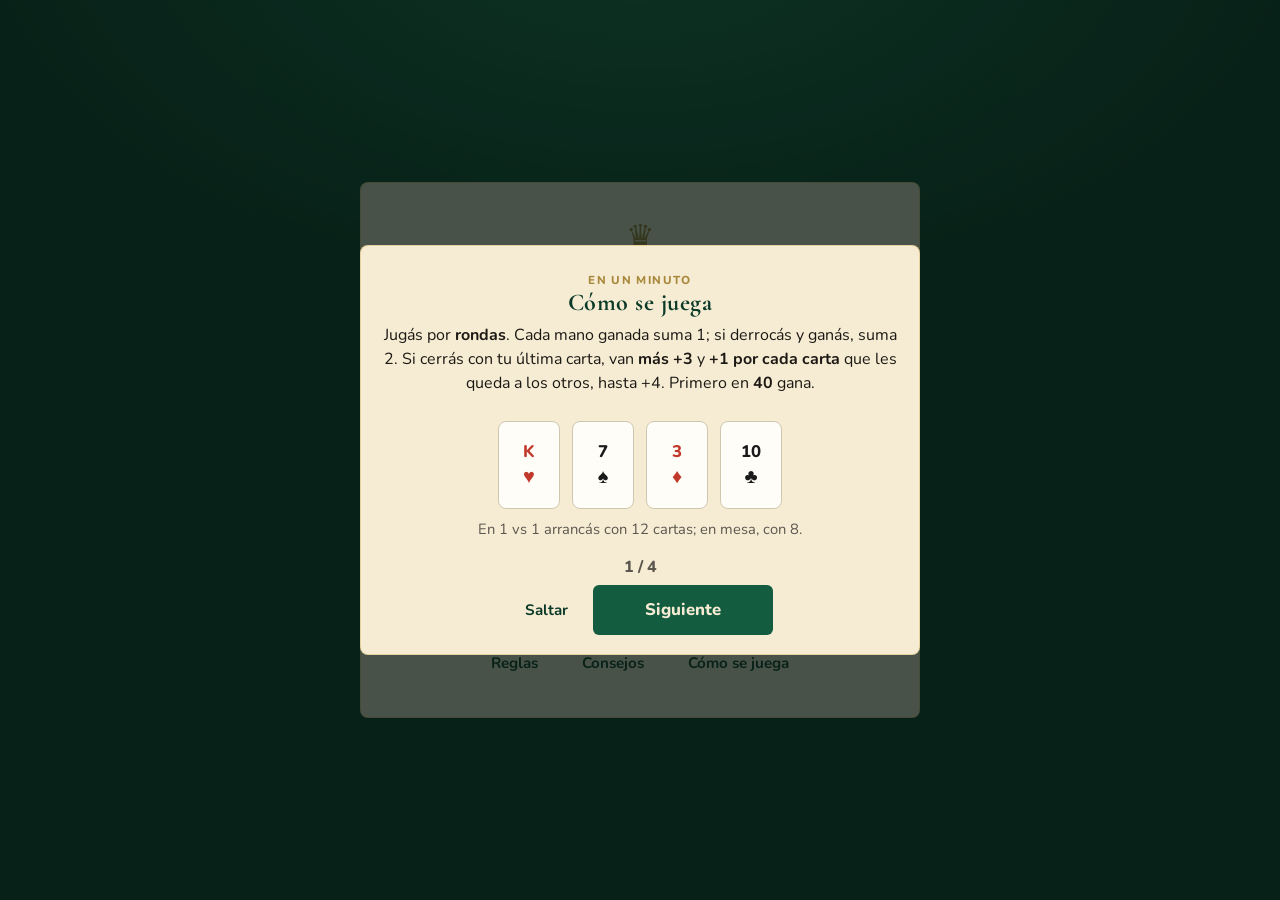
<file: index.html>
<!DOCTYPE html>
<html lang="es">
<head>
    <meta charset="UTF-8">
    <meta name="viewport" content="width=device-width, initial-scale=1.0">
    <title>Yo Soy El Rey</title>
    <link rel="preconnect" href="https://fonts.googleapis.com">
    <link rel="preconnect" href="https://fonts.gstatic.com" crossorigin>
    <link href="https://fonts.googleapis.com/css2?family=Cormorant+Garamond:wght@600;700&family=Nunito:wght@400;600;700;800&display=swap" rel="stylesheet">
    <link rel="stylesheet" href="styles.css">
</head>
<body>
    <div id="start-screen" class="screen active">
        <div class="start-container">
            <p class="crown-mark" aria-hidden="true">♛</p>
            <h1 class="game-title">Yo Soy El Rey</h1>
            <p class="game-subtitle">Elegí el Rey, derrocá y pescá del pozo. El primero en 40 se lleva la corona.</p>

            <div class="name-setup">
                <label for="player-name">Tu nombre</label>
                <input type="text" id="player-name" maxlength="16" placeholder="Cómo te llamás" autocomplete="nickname" spellcheck="false">
            </div>

            <div class="mode-toggle" role="group" aria-label="Modo de juego">
                <button type="button" id="mode-solo" class="mode-btn active">Jugar solo</button>
                <button type="button" id="mode-table" class="mode-btn">Multijugador</button>
            </div>
            <p id="mode-hint" class="mode-hint">12 cartas, pozo y dos comodines. Sumá hasta 40 puntos.</p>

            <div id="table-setup" class="player-setup" hidden>
                <label for="player-count">Asientos en la mesa</label>
                <select id="player-count">
                    <option value="3">3 jugadores</option>
                    <option value="4" selected>4 jugadores</option>
                    <option value="5">5 jugadores</option>
                    <option value="6">6 jugadores</option>
                </select>
            </div>

            <button type="button" id="start-game" class="primary-btn">Sentarse a la mesa</button>
            <div class="start-links">
                <a href="#rules-screen" id="show-rules" class="ghost-btn">Reglas</a>
                <a href="#tips-screen" id="show-tips" class="ghost-btn">Consejos</a>
                <button type="button" id="show-tutorial" class="ghost-btn">Cómo se juega</button>
            </div>
        </div>
    </div>

    <div id="rules-screen" class="screen">
        <div class="rules-container">
            <h2>Reglas</h2>
            <div class="rules-content">
                <section>
                    <h3>Objetivo</h3>
                    <p>Ganá <strong>rondas</strong> y acumulá puntos. El primero en llegar a <strong>40</strong> gana la partida.</p>
                    <p class="rules-aside">Una ronda se cierra cuando ganás una mano <strong>y esa era tu última carta</strong>. Entonces se suman los puntos y, si nadie llegó a 40, se vuelve a repartir. Si te quedás sin cartas <strong>sin ganar</strong> esa mano, en esa ronda ya no jugás.</p>
                </section>

                <section>
                    <h3>Preparación</h3>
                    <ul>
                        <li>Baraja de 54: ♥ ♦ ♠ ♣ del 2 al As, más <strong>2 comodines</strong>.</li>
                        <li><strong>12 cartas</strong> si son 2 jugadores; <strong>8 cartas</strong> si hay más de 2. El resto queda en el <strong>pozo</strong>.</li>
                        <li>Al repartir, empieza quien tenga el <strong>K♥</strong> y <strong>debe abrirlo como primer Rey de esa ronda</strong>. En las manos siguientes elige el ganador, sin obligación del K♥. Si el K♥ no se repartió, empieza la carta más alta (elige libre). Los comodines no cuentan para abrir.</li>
                    </ul>
                </section>

                <section>
                    <h3>Una mano</h3>
                    <ol>
                        <li><strong>Toca una carta</strong> para declararla Rey: fija el palo.</li>
                        <li>Los turnos <strong>siguen</strong>: podés tirar <strong>otra del palo</strong> para ir ganando, aunque ya hayas tirado una.</li>
                        <li><strong>Pasar</strong> o <strong>descartar</strong> cierra la mano. Gana quien iba ganando. Si descartás, después podés <strong>robar del pozo</strong> (si queda). Si el pozo se acaba, se sigue con las cartas de la mano: no se mezcla de nuevo hasta que alguien cierre la ronda.</li>
                        <li>También podés <strong>derrocar</strong> o tirar el <strong>comodín</strong>. Si derrocás, el palo cambia y la mano sigue.</li>
                        <li>El ganador suma 1 punto (o 2 si derrocó y ganó) y elige el próximo Rey.</li>
                    </ol>
                    <p class="rules-aside">Ejemplo: declarás 5♠. El otro tira 6♠ y va ganando. Te toca de nuevo: pasás y gana el 6, o tirás el 8♠ y pasás vos a ganar.</p>
                </section>

                <section>
                    <h3>Derrocamiento</h3>
                    <p>El mismo número de <strong>otro palo</strong> derroca al Rey. El palo cambia y la mano sigue: cada uno elige de nuevo sobre el palo nuevo.</p>
                    <p class="rules-aside">Podés derrocar aunque todavía te quede el palo viejo, o guardar el otro 9 y seguir el palo. Se puede derrocar más de una vez (9♥ → 9♠ → 9♦). El comodín no derroca: si el Rey es un comodín, no hay número que igualar. Si derrocás y ganás la mano, vale <strong>+2</strong>.</p>
                </section>

                <section>
                    <h3>Quién gana</h3>
                    <p>Solo cuentan las cartas del <strong>palo vigente</strong> y los comodines. Lo del palo derrocado no suma.</p>
                    <p><strong>Normal:</strong> la más alta. El <strong>K es la más alta</strong> y el <strong>As la más baja</strong>. Orden:</p>
                    <div class="rank-strip" aria-label="De mayor a menor">
                        <span class="rank-chip">K</span>
                        <span class="rank-chip">Q</span>
                        <span class="rank-chip">J</span>
                        <span class="rank-chip">10</span>
                        <span class="rank-chip">9</span>
                        <span class="rank-chip">8</span>
                        <span class="rank-chip">7</span>
                        <span class="rank-chip is-media">6</span>
                        <span class="rank-chip">5</span>
                        <span class="rank-chip">4</span>
                        <span class="rank-chip">3</span>
                        <span class="rank-chip">2</span>
                        <span class="rank-chip">A</span>
                    </div>
                    <p class="rank-caption">Mayor → menor. El 6 está en el medio: si lo declarás, vale <strong>la media</strong>.</p>
                    <p><strong>La media:</strong> solo si <strong>declaraste un 6</strong> como Rey. Ese 6 ya es el centro y <strong>gana la mano</strong>. No es una carrera: el 7, el 5 o el K del mismo palo están más lejos y pierden. No hace falta tirar otra carta “más cerca”. Se cierra cuando alguien pasa o descarta. Solo te la sacan un <strong>comodín</strong> u <strong>otro 6</strong> que derroque (ahí se cae la media y gana la más alta del palo nuevo).</p>
                    <p><strong>Comodín:</strong> hay 2. Gana a <strong>cualquier Rey</strong>, aunque se haya tirado <strong>antes</strong> de un derrocamiento. Podés tirarlo aunque tengas el palo. Si salen los dos, gana el último. Si el Rey es un comodín, quien tenga el otro está obligado a jugarlo.</p>
                </section>

                <section>
                    <h3>Puntos</h3>
                    <ul>
                        <li><strong>+1</strong> por cada mano que ganás. <strong>+2</strong> si derrocaste y ganaste esa mano.</li>
                        <li>Si <strong>cerrás</strong> (ganás esa mano con tu última carta): esos puntos, <strong>más +3</strong>, <strong>más +1</strong> por cada carta que les queda a los demás, <strong>hasta +4</strong>.</li>
                        <li>Primero en <strong>40</strong> gana. Si hay empate en 40 o más, ronda extra.</li>
                    </ul>
                </section>

                <section>
                    <h3>Ejemplos</h3>
                    <div class="rule-examples">
                        <figure class="rule-example">
                            <h4>Gana la más alta</h4>
                            <p class="example-setup">Rey K♥. Ana no tiene corazones y elige descartar en vez de pasar.</p>
                            <div class="demo-row">
                                <div class="demo-card red king-demo winner-demo"><span class="demo-player">Tú</span><span class="demo-value">K</span><span class="demo-suit">♥</span><span class="demo-tag">Gana</span></div>
                                <div class="demo-card red"><span class="demo-player">Luis</span><span class="demo-value">Q</span><span class="demo-suit">♥</span></div>
                                <div class="demo-card red"><span class="demo-player">Marta</span><span class="demo-value">A</span><span class="demo-suit">♥</span></div>
                                <div class="demo-card discard-demo"><span class="demo-player">Ana</span><span class="demo-value">9</span><span class="demo-suit">♠</span><span class="demo-tag">No cuenta</span></div>
                            </div>
                            <p class="example-why">K &gt; Q &gt; A. Si Ana descarta el 9♠, se cierra la mano y gana el K. Pasar también cierra, sin pescar.</p>
                        </figure>
                        <figure class="rule-example">
                            <h4>Pasar cierra la mano</h4>
                            <p class="example-setup">Rey Q♥. Tenés 3♥, que no le gana, y un K♠ para después.</p>
                            <div class="demo-row">
                                <div class="demo-card red king-demo winner-demo"><span class="demo-player">Luis</span><span class="demo-value">Q</span><span class="demo-suit">♥</span><span class="demo-tag">Gana</span></div>
                                <div class="demo-card discard-demo"><span class="demo-player">Tú</span><span class="demo-value">Pasa</span><span class="demo-suit">—</span><span class="demo-tag">Se cierra</span></div>
                            </div>
                            <p class="example-why">Al pasar se cierra la mano: gana la Q. Te quedás el 3♥ y el K♠. Descartar también cierra, y después podés pescar.</p>
                        </figure>
                        <figure class="rule-example">
                            <h4>Seguir tirando del palo</h4>
                            <p class="example-setup">Declarás 5♠. Luis tira 6♠ y va ganando. Te toca de nuevo y tirás 8♠.</p>
                            <div class="demo-row">
                                <div class="demo-card black king-demo"><span class="demo-player">Tú</span><span class="demo-value">5</span><span class="demo-suit">♠</span><span class="demo-tag">Rey</span></div>
                                <div class="demo-card black"><span class="demo-player">Luis</span><span class="demo-value">6</span><span class="demo-suit">♠</span></div>
                                <div class="demo-card black winner-demo"><span class="demo-player">Tú</span><span class="demo-value">8</span><span class="demo-suit">♠</span><span class="demo-tag">Gana</span></div>
                            </div>
                            <p class="example-why">No es una carta por cabeza. Podés responder con otra pica. Si Luis pasa, te quedás la mano.</p>
                        </figure>
                        <figure class="rule-example">
                            <h4>Derrocamiento</h4>
                            <p class="example-setup">Juan declara 9♥. Pedro tira J♥ y iría ganando. María tira 9♠.</p>
                            <div class="demo-row">
                                <div class="demo-card red"><span class="demo-player">Juan</span><span class="demo-value">9</span><span class="demo-suit">♥</span><span class="demo-tag">Derrocado</span></div>
                                <div class="demo-card red"><span class="demo-player">Pedro</span><span class="demo-value">J</span><span class="demo-suit">♥</span></div>
                                <div class="demo-card black king-demo winner-demo"><span class="demo-player">María</span><span class="demo-value">9</span><span class="demo-suit">♠</span><span class="demo-tag">Nuevo Rey</span></div>
                            </div>
                            <p class="example-why">El mismo número de otro palo cambia el Rey. Ahora cada uno tira una pica. El J♥ ya no cuenta. María se guarda el resto de picas. Si gana ella, suma 2.</p>
                        </figure>
                        <figure class="rule-example">
                            <h4>Después del derrocamiento</h4>
                            <p class="example-setup">El Rey ya es 9♠. María ya tiró el 9 y no tira más. Pedro no tiene picas y descarta: después puede robar del pozo.</p>
                            <div class="demo-row">
                                <div class="demo-card black king-demo winner-demo"><span class="demo-player">María</span><span class="demo-value">9</span><span class="demo-suit">♠</span><span class="demo-tag">Gana · +2</span></div>
                                <div class="demo-card discard-demo"><span class="demo-player">Pedro</span><span class="demo-value">3</span><span class="demo-suit">♦</span><span class="demo-tag">No cuenta</span></div>
                            </div>
                            <p class="example-why">María ya jugó su carta de este Rey. Si Pedro tuviera K♠, tiraría esa y ganaría él (1 punto, no 2).</p>
                        </figure>
                        <figure class="rule-example">
                            <h4>La media</h4>
                            <p class="example-setup">Declaraste 6♣: entra la media. El 6 ya es el centro y gana. El K y el 5 no pueden “acercarse más”. Si derrocan, la media se cae.</p>
                            <div class="demo-row">
                                <div class="demo-card black king-demo winner-demo"><span class="demo-player">Tú</span><span class="demo-value">6</span><span class="demo-suit">♣</span><span class="demo-tag">La media</span></div>
                                <div class="demo-card black"><span class="demo-player">Luis</span><span class="demo-value">K</span><span class="demo-suit">♣</span></div>
                                <div class="demo-card black"><span class="demo-player">Marta</span><span class="demo-value">5</span><span class="demo-suit">♣</span></div>
                            </div>
                            <ul class="distance-list">
                                <li>6♣ → distancia <strong>0</strong> · gana</li>
                                <li>5♣ → distancia 1</li>
                                <li>K♣ → distancia 7 · lo más lejos</li>
                            </ul>
                            <p class="example-why">Gana el 6. No hace falta tirar otra carta más cerca: pasá y te quedás la mano. Un 6♠ derrocaría y la media se caería: ganaría la pica más alta.</p>
                        </figure>
                        <figure class="rule-example">
                            <h4>El comodín</h4>
                            <p class="example-setup">Rey K♥. El comodín le gana al K. No cambia el palo.</p>
                            <div class="demo-row">
                                <div class="demo-card red king-demo"><span class="demo-player">Tú</span><span class="demo-value">K</span><span class="demo-suit">♥</span><span class="demo-tag">Rey</span></div>
                                <div class="demo-card red"><span class="demo-player">Luis</span><span class="demo-value">A</span><span class="demo-suit">♥</span></div>
                                <div class="demo-card joker-demo winner-demo"><span class="demo-player">Marta</span><span class="demo-value">★</span><span class="demo-suit">🃏</span><span class="demo-tag">Gana</span></div>
                            </div>
                            <p class="example-why">El comodín gana a cualquier Rey. Si después sale el otro, ese se queda con la mano. Si derrocan el Rey después, el comodín ya tirado sigue ganando.</p>
                        </figure>
                        <figure class="rule-example">
                            <h4>En la mesa</h4>
                            <ol>
                                <li>Toca una carta: se juega al instante. Podés tirar otra del palo si te toca de nuevo.</li>
                                <li><strong>Pasar</strong> o descartar cierra la mano. Gana quien iba arriba.</li>
                                <li>La consola de la derecha cuenta cada jugada y te dice el siguiente paso.</li>
                            </ol>
                        </figure>
                    </div>
                </section>
            </div>
            <a href="#start-screen" id="back-to-start" class="primary-btn">Volver</a>
        </div>
    </div>

    <div id="tips-screen" class="screen">
        <div class="rules-container">
            <h2>Consejos</h2>
            <div class="rules-content">
                <section>
                    <p>Esto no son reglas. El reglamento está en <a href="#rules-screen" id="tips-to-rules">Reglas</a>. Acá va <strong>cómo pensar</strong> cada decisión para ganar más manos y no regalar la ronda.</p>
                    <p class="rules-aside">No es una carta por cabeza. La mano sigue hasta que alguien <strong>pasa</strong> o <strong>descarta</strong>. Quien iba ganando se la queda. Cada carta que tirás es una que no vas a poder declarar después.</p>
                </section>

                <section>
                    <h3>Cómo se gana de verdad</h3>
                    <p>Los puntos chicos (+1, +2) suman. El partido lo define <strong>cerrar</strong>: ganás la mano con tu última carta y cobrás esos puntos, <strong>+3</strong> y hasta <strong>+4</strong> por las cartas que les quedan a los demás.</p>
                    <ol>
                        <li>Ir sacando manos baratas cuando te conviene.</li>
                        <li>Guardar una salida (un Rey que gane) para cuando te quede una o dos cartas.</li>
                        <li>No inflarles la mano a los otros: si no podés cerrar vos, no les dejes un pozo de cartas para que cierren ellos.</li>
                    </ol>
                    <p>Si vas 36 a 30, un +1 te pone a un cierre. Si vas 10 a 28, necesitás derrocar, cerrar o ambas.</p>
                </section>

                <section>
                    <h3>Declarar el Rey</h3>
                    <p>Cuando te toca elegir, no preguntes “¿cuál es mi carta más linda?”. Preguntá: <strong>¿con esta carta voy a poder pasar y llevarme la mano?</strong></p>
                    <h4>Conviene declarar</h4>
                    <ul>
                        <li>Un <strong>K</strong> del palo que más tenés. Después <strong>pasá</strong>.</li>
                        <li>Un <strong>6</strong>, si querés una mano casi segura.</li>
                        <li>Una carta media-alta (10, J, Q) cuando te quedan más de ese palo para responder si te superan.</li>
                        <li>Tu última carta, si gana: es el cierre.</li>
                    </ul>
                    <h4>No conviene declarar</h4>
                    <ul>
                        <li>Un 2, 3, 4 o As “para deshacerte”. El otro tira un 7 y te quedás sin la mano y sin la carta.</li>
                        <li>Una figura suelta de un palo del que no tenés más: si te derrocan, no podés pelear el palo nuevo.</li>
                        <li>El segundo comodín como Rey si el primero ya está en juego: el otro está obligado a tirarlo y te lo saca.</li>
                    </ul>
                    <h4>Orden práctico</h4>
                    <ol>
                        <li>¿Puedo cerrar ahora? Declará lo que gane y listo.</li>
                        <li>¿Tengo K o 6 con los que pueda pasar en el próximo turno? Usalos.</li>
                        <li>¿Tengo un palo largo (tres o más)? Declará alto de ese palo.</li>
                        <li>Si no, declará lo más alto que no te duela perder, y aceptá pasar si te ganan.</li>
                    </ol>
                    <p>Al repartir, si tenés el <strong>K♥</strong> no elegís: lo tenés que abrir. Juegalo y, si nadie tira comodín ni otro K, pasá.</p>
                </section>

                <section>
                    <h3>Seguir el palo</h3>
                    <ol>
                        <li><strong>¿Voy ganando?</strong> Pasá. No tires “por las dudas”.</li>
                        <li><strong>¿Puedo pasar a ganar con una del palo?</strong> Tirala, la más chica que aún gane. Guardá el K si un 9 ya alcanza.</li>
                        <li><strong>¿Puedo derrocar o tirar comodín?</strong> Solo si después te queda forma de ganar.</li>
                        <li>Si no, <strong>pasá</strong> o <strong>descartá</strong>. No alimentes la mesa con cartas que no ganan.</li>
                    </ol>
                    <p class="rules-aside">Ejemplo: el Rey es 5♠ y el otro va con 6♠. Si tenés 8♠, tiraló. Si solo tenés 3♠, no lo tires: no cambia quién gana.</p>
                </section>

                <section>
                    <h3>Pasar o descartar</h3>
                    <p>Las dos <strong>cierran la mano</strong>. Gana quien iba arriba. La diferencia es el pozo.</p>
                    <table class="tips-table">
                        <thead>
                            <tr><th></th><th>Pasar</th><th>Descartar</th></tr>
                        </thead>
                        <tbody>
                            <tr><td>Se cierra</td><td>Sí</td><td>Sí</td></tr>
                            <tr><td>Pescás después</td><td>No</td><td>Sí, si hay pozo y no te vaciaste</td></tr>
                            <tr><td>Qué perdés</td><td>Nada de la mano</td><td>La carta que tiraste (no cuenta)</td></tr>
                        </tbody>
                    </table>
                    <p><strong>Pasá</strong> cuando vas ganando, cuando no podés ganar y querés guardar todo, o cuando estás armando un cierre.</p>
                    <p><strong>Descartá</strong> para cambiar una carta inútil o cuando el pozo es grande y necesitás munición. Si no querés pescar, no descartes: pasá.</p>
                    <p>No descartes una figura, un 6 ni un comodín “porque no es del palo”.</p>
                </section>

                <section>
                    <h3>Derrocar</h3>
                    <p>Cambia el palo y borra lo del palo viejo. Si además <strong>ganás</strong>, vale <strong>+2</strong>.</p>
                    <h4>Derrocá cuando</h4>
                    <ul>
                        <li>Ibas perdiendo y el palo nuevo te favorece (tenés K, Q o varias de ese palo).</li>
                        <li>El otro está por <strong>cerrar</strong> y un derrocamiento le saca la mano.</li>
                        <li>Hay <strong>media</strong> y tenés otro 6: se cae la media (después gana la más alta del palo nuevo).</li>
                    </ul>
                    <h4>No derroques cuando</h4>
                    <ul>
                        <li>Solo tenés el número y nada más de ese palo: te comen con el K nuevo.</li>
                        <li>Ya vas ganando: te puede sacar de la punta.</li>
                        <li>El Rey es un <strong>comodín</strong>: no se puede.</li>
                    </ul>
                    <p>Si derrocás y seguís arriba, <strong>pasá</strong>. El +2 se cobra al ganar, no por seguir tirando.</p>
                </section>

                <section>
                    <h3>El comodín</h3>
                    <p>Hay <strong>dos</strong>. Le gana a cualquier Rey, incluso a la media y al K. Si salen los dos, gana el <strong>último</strong>. Un comodín ya tirado sigue ganando aunque después derroquen.</p>
                    <ul>
                        <li><strong>Usalo</strong> para cortar un cierre, bajar un K o una media, o cerrar vos.</li>
                        <li><strong>Guardalo</strong> si la mesa está tranquila. Un +1 temprano no vale tanto como frenar un cierre.</li>
                    </ul>
                    <p>Si declaran un comodín y tenés el otro, <strong>tenés que tirarlo</strong>. No lo declares de entrada salvo que sea tu cierre.</p>
                </section>

                <section id="tip-media">
                    <h3>La media (el 6)</h3>
                    <p>Solo entra si alguien <strong>declara un 6</strong> como Rey. Tirar un 6 después, siguiendo el palo, no activa la media.</p>
                    <p>No es una carrera para acercarse. El 6 declarado <strong>ya es el centro</strong>: gana quien lo declaró. El 7, el 5 o el K del mismo palo pierden. Se cierra cuando alguien pasa o descarta. Solo lo bajan el <strong>comodín</strong> o <strong>otro 6</strong> que derroca (y se cae la media).</p>
                    <p class="rules-aside"><strong>6</strong> gana · 7 le gana al 5 · 8 al 4 · 9 al 3 · 10 al 2 · J al A · Q · <strong>K</strong> (el peor)</p>
                    <h4>¿Cuándo declararlo?</h4>
                    <p>Cuando querés una mano casi segura: para cerrar, para un +1 barato, o si el rival está cargado de figuras.</p>
                    <p>No lo declares si lo necesitás para derrocar la media de otro.</p>
                    <h4>Una vez que lo jugaste</h4>
                    <p>Pasá. Ya vas ganando. Si te derrocan, la media se cae: respondé con figura del palo nuevo o comodín, o soltá la mano.</p>
                    <h4>Si lo declara otro</h4>
                    <p>No tires K, Q, J ni el 7: <strong>no le ganan al 6</strong>.</p>
                    <table class="tips-table">
                        <thead>
                            <tr><th>Tenés</th><th>Qué hacer</th></tr>
                        </thead>
                        <tbody>
                            <tr><td><strong>Comodín</strong></td><td>Tiralo: es lo único que le gana de frente.</td></tr>
                            <tr><td><strong>Otro 6</strong></td><td>Derrocá solo si después podés ganar el palo nuevo, o si el otro está por cerrar.</td></tr>
                            <tr><td><strong>Ni 6 ni comodín</strong></td><td><strong>Pasá.</strong> Guardá las figuras.</td></tr>
                        </tbody>
                    </table>
                </section>

                <section>
                    <h3>Cerrar y el pozo</h3>
                    <p>Cerrás si <strong>ganás</strong> y esa era tu <strong>última</strong> carta. Si te vaciás sin ganar, en esa ronda ya no jugás.</p>
                    <p>Dejá como última una carta que declare y gane (K, 6, comodín). “Rival · 1 carta” es alarma: no pases si podés ganarle.</p>
                    <p>Pescás <strong>después</strong> de la mano y <strong>solo si descartaste</strong>. No robes si estás a una carta de cerrar. Si el pozo se acaba, no se mezcla de nuevo: se sigue con la mano y el descarte ya no pesca. Recién al cerrar la ronda se vuelve a repartir.</p>
                </section>

                <section>
                    <h3>La carrera a 40</h3>
                    <table class="tips-table">
                        <thead>
                            <tr><th>Situación</th><th>Prioridad</th></tr>
                        </thead>
                        <tbody>
                            <tr><td>Vas muy atrás</td><td>Buscá +2 y un cierre. Los +1 no alcanzan.</td></tr>
                            <tr><td>Diferencia chica</td><td>No regales manos. Un cierre ajeno te saca.</td></tr>
                            <tr><td>Vas 36–39</td><td>Declará K, 6 o comodín y pasá.</td></tr>
                            <tr><td>El otro va 36–39</td><td>Cortá su mano: comodín, derrocamiento, o no le dejes pasar ganando.</td></tr>
                        </tbody>
                    </table>
                    <p>De a 2 hay más cartas y pescar sirve más. De a 3 o más, las rondas son cortas: pasá más y no alimentes la mesa.</p>
                </section>

                <section>
                    <h3>Errores caros</h3>
                    <ol>
                        <li>Tirar cuando ya vas ganando.</li>
                        <li>Seguir el palo con una carta que no supera al que va arriba.</li>
                        <li>Descartar un K, un 6 o un comodín.</li>
                        <li>Meter figuras en la media.</li>
                        <li>Derrocar sin palo nuevo para defender.</li>
                        <li>Robar estando a una carta del cierre.</li>
                        <li>Declarar un 2 “para salir”.</li>
                        <li>Ignorar al que tiene una carta.</li>
                        <li>Gastar el comodín en la primera mano.</li>
                        <li>Olvidar que pasar cierra.</li>
                    </ol>
                </section>

                <section>
                    <h3>Recordatorio</h3>
                    <ul>
                        <li>Vas ganando → <strong>pasá</strong>.</li>
                        <li>Podés ganar con una más chica del palo → tirá esa, no el K.</li>
                        <li>No podés ganar → pasá (guardar) o descartá (pescar).</li>
                        <li>El 6 declarado es casi un K al revés: no lo pelees con figuras.</li>
                        <li>La última carta tiene que <strong>ganar</strong>.</li>
                    </ul>
                    <p>Si dudás entre una jugada linda y una que cierra (o que impide un cierre), hacé la segunda.</p>
                </section>
            </div>
            <a href="#start-screen" id="back-from-tips" class="primary-btn">Volver</a>
        </div>
    </div>

    <div id="game-screen" class="screen">
        <header class="felt-header">
            <p class="felt-brand">Yo Soy El Rey</p>
            <div class="felt-meta">
                <span id="current-round">Ronda 1 · Mano 1</span>
                <span id="current-king">Rey —</span>
                <span id="header-stock">Pozo —</span>
            </div>
            <div class="header-actions">
                <button type="button" id="new-game-ingame" class="header-btn">Nueva partida</button>
                <button type="button" id="help-ingame" class="icon-btn" title="Reglas" aria-label="Reglas">?</button>
            </div>
        </header>

        <div class="game-body">
            <aside class="game-sidebar sidebar-left" aria-label="Rivales">
                <div class="sidebar-rivals">
                    <p class="sidebar-label">Rivales</p>
                    <div id="players-area" class="seats"></div>
                </div>
            </aside>

            <div class="game-stage">
                <div class="table-wrap">
                    <div class="felt">
                        <p class="felt-label" id="suit-label">Esperando Rey</p>
                        <div class="felt-play">
                            <div class="felt-stock" id="felt-stock" aria-label="Pozo">
                                <span class="stock-back" aria-hidden="true"></span>
                                <span id="stock-count">Pozo —</span>
                                <span class="stock-live-hint">Tocá para robar</span>
                            </div>
                            <div id="played-cards" class="trick"></div>
                        </div>
                    </div>
                </div>

                <div id="draw-bar" class="draw-prompt" hidden>
                    <div class="draw-prompt-copy">
                        <p class="draw-prompt-kicker">No seguiste el palo</p>
                        <p id="draw-bar-text">Podés pescar una carta del pozo.</p>
                    </div>
                    <div class="draw-bar-actions">
                        <button type="button" id="draw-take" class="primary-btn">Robar del pozo</button>
                        <button type="button" id="draw-skip" class="ghost-btn">Quedarme</button>
                    </div>
                </div>

                <section id="player-hand" class="rack">
                    <div class="rack-head">
                        <h3>Tu mano</h3>
                        <div class="rack-actions">
                            <p id="rack-hint">Toca una carta</p>
                            <button type="button" id="pass-trick" class="header-btn" hidden>Pasar</button>
                        </div>
                    </div>
                    <div id="hand-cards" class="hand-cards"></div>
                </section>
            </div>

            <aside class="game-sidebar sidebar-right" aria-label="Consola y marcador">
                <section class="game-console" aria-label="Qué está pasando">
                    <p id="turn-hint" class="turn-banner">Toca una carta para ser el Rey.</p>
                    <ol id="game-log" class="game-log"></ol>
                </section>

                <section id="score-board" class="score-board" aria-label="Marcador">
                    <div class="score-board-head">
                        <span class="score-board-title">Marcador</span>
                        <span id="score-target">a 40</span>
                    </div>
                    <div id="score-board-rows" class="score-board-rows"></div>
                </section>
            </aside>
        </div>
    </div>

    <div id="end-screen" class="screen">
        <div class="end-container">
            <p class="crown-mark" aria-hidden="true">♛</p>
            <h1 id="winner-title">La mesa se rinde</h1>
            <p id="winner-text">Has ganado la partida</p>
            <div class="final-stats">
                <h3>La mesa</h3>
                <div id="final-stats-list"></div>
            </div>
            <button type="button" id="play-again" class="primary-btn">Iniciar nuevo juego</button>
            <button type="button" id="back-to-menu" class="ghost-btn">Menú</button>
        </div>
    </div>

    <div id="tutorial-overlay" class="tutorial-overlay" hidden>
        <div class="tutorial-panel" role="dialog" aria-modal="true" aria-labelledby="tutorial-title">
            <p class="tutorial-kicker">En un minuto</p>
            <h2 id="tutorial-title">Cómo se juega</h2>
            <div class="tutorial-steps">
                <section class="tutorial-step active" data-step="0">
                    <p>Jugás por <strong>rondas</strong>. Cada mano ganada suma 1; si derrocás y ganás, suma 2. Si cerrás con tu última carta, van <strong>más +3</strong> y <strong>+1 por cada carta</strong> que les queda a los otros, hasta +4. Primero en <strong>40</strong> gana.</p>
                    <div class="demo-row">
                        <div class="demo-card red"><span class="demo-value">K</span><span class="demo-suit">♥</span></div>
                        <div class="demo-card black"><span class="demo-value">7</span><span class="demo-suit">♠</span></div>
                        <div class="demo-card red"><span class="demo-value">3</span><span class="demo-suit">♦</span></div>
                        <div class="demo-card black"><span class="demo-value">10</span><span class="demo-suit">♣</span></div>
                    </div>
                    <p class="tutorial-note">En 1 vs 1 arrancás con 12 cartas; en mesa, con 8.</p>
                </section>
                <section class="tutorial-step" data-step="1">
                    <p><strong>Toca una carta</strong> para declararla Rey. Esa carta marca el palo. Al <strong>repartir</strong>, si tenés el K♥ tenés que abrirlo: es el primer Rey de esa ronda.</p>
                    <div class="demo-row">
                        <div class="demo-card red king-demo"><span class="demo-value">K</span><span class="demo-suit">♥</span><span class="demo-tag">Rey</span></div>
                    </div>
                    <p class="tutorial-note">Si declarás un 6, entra <strong>la media</strong>: ese 6 ya gana (está en el centro). El K del mismo palo pierde. Solo te la sacan un comodín u otro 6.</p>
                </section>
                <section class="tutorial-step" data-step="2">
                    <p>Podés <strong>seguir tirando del palo</strong> para ir ganando. <strong>Pasar</strong> o <strong>descartar</strong> cierra la mano: gana quien iba arriba. El mismo número de otro palo <strong>derroca</strong>.</p>
                    <div class="demo-row">
                        <div class="demo-card red"><span class="demo-value">9</span><span class="demo-suit">♥</span></div>
                        <div class="demo-card red"><span class="demo-value">J</span><span class="demo-suit">♥</span></div>
                        <div class="demo-card black king-demo"><span class="demo-value">9</span><span class="demo-suit">♠</span><span class="demo-tag">Derroca</span></div>
                    </div>
                    <p class="tutorial-note">Ejemplo: 5♠, el otro tira 6♠, vos respondés 8♠ y pasás a ganar. Si pasás, gana el 6.</p>
                </section>
                <section class="tutorial-step" data-step="3">
                    <p>Gana lo más alto del palo. Si <strong>declaraste un 6</strong>, entra <strong>la media</strong>: el 6 ya es el centro y gana (el K queda último). El <strong>comodín</strong> le gana igual.</p>
                    <div class="demo-row">
                        <div class="demo-card red winner-demo"><span class="demo-value">K</span><span class="demo-suit">♥</span><span class="demo-tag">Gana</span></div>
                        <div class="demo-card red"><span class="demo-value">Q</span><span class="demo-suit">♥</span></div>
                        <div class="demo-card joker-demo"><span class="demo-value">★</span><span class="demo-suit">🃏</span></div>
                    </div>
                    <p class="tutorial-note">El ganador elige el siguiente Rey. El ? abre las reglas.</p>
                </section>
            </div>
            <div class="tutorial-nav">
                <span id="tutorial-progress">1 / 4</span>
                <button type="button" id="tutorial-skip" class="ghost-btn">Saltar</button>
                <button type="button" id="tutorial-next" class="primary-btn">Siguiente</button>
            </div>
        </div>
    </div>

    <div id="toast" class="toast" role="status" aria-live="polite"></div>

    <script src="game.js"></script>
</body>
</html>
</file>
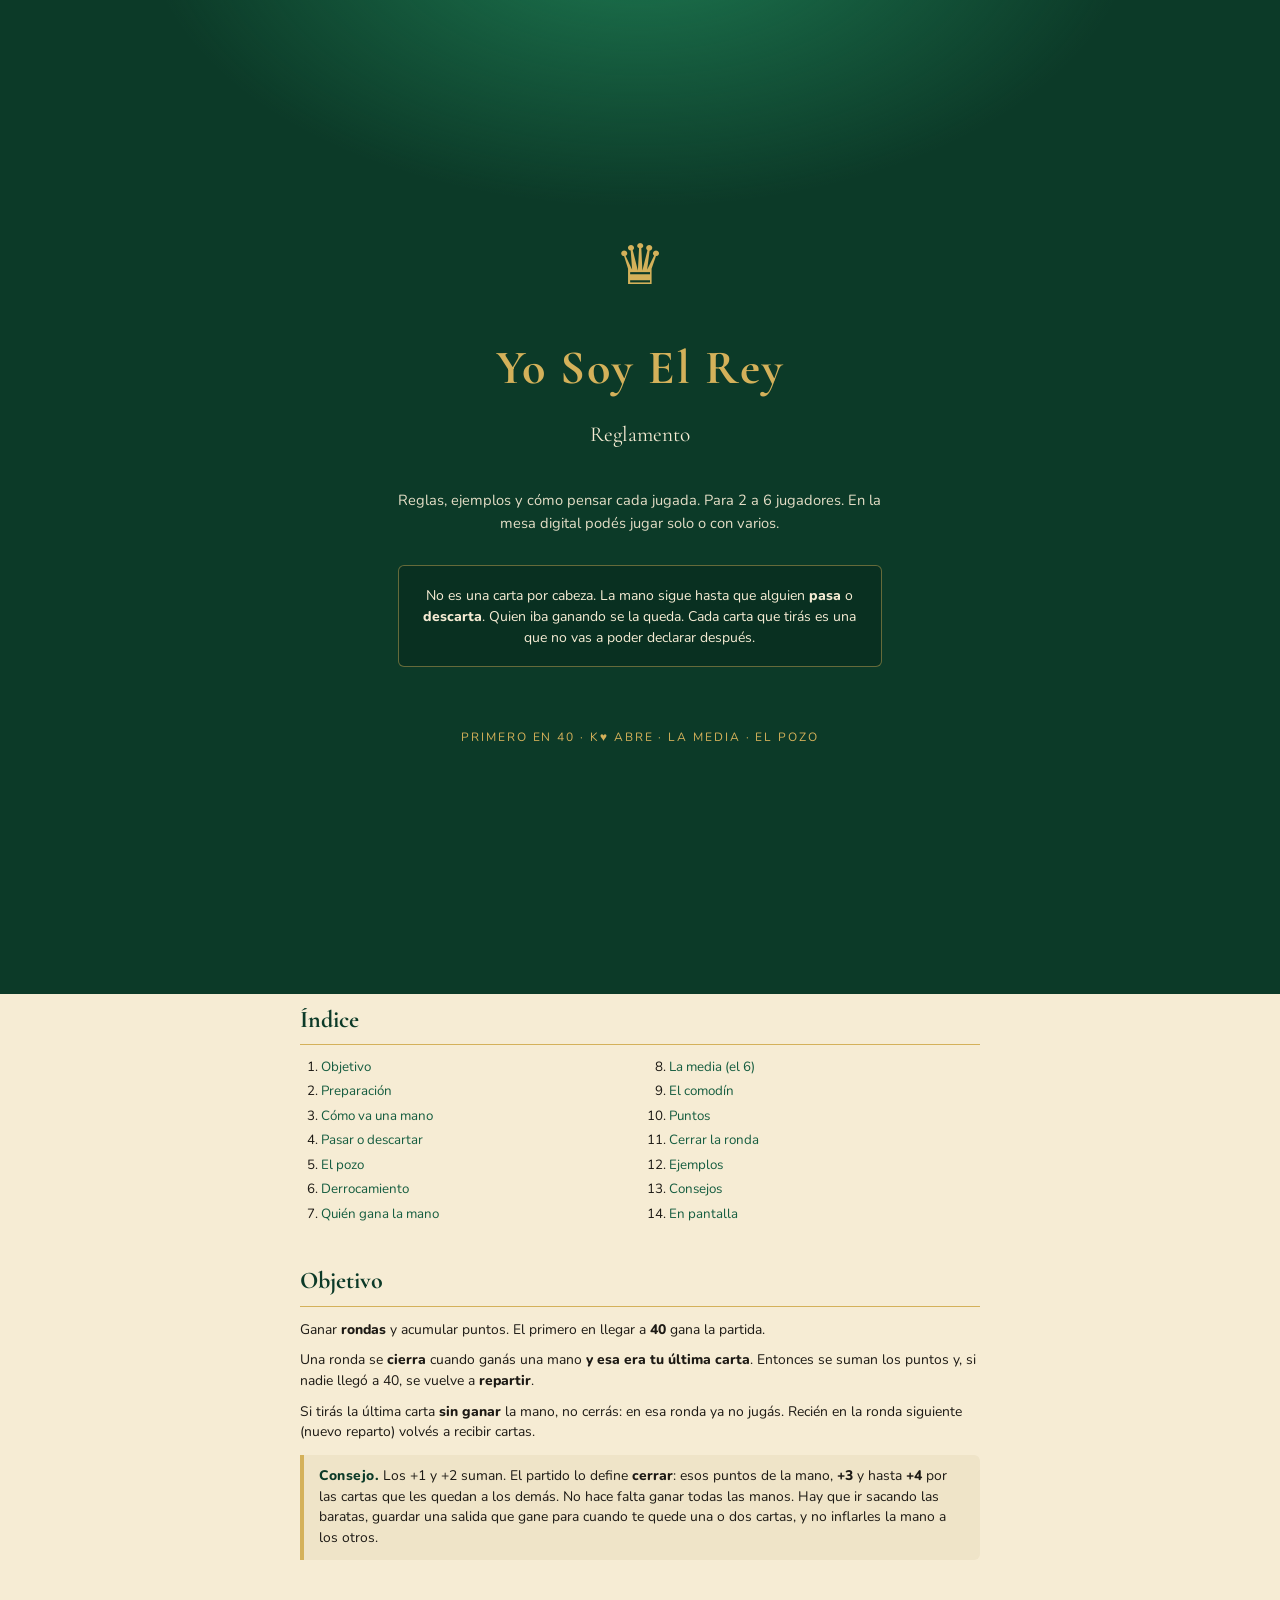
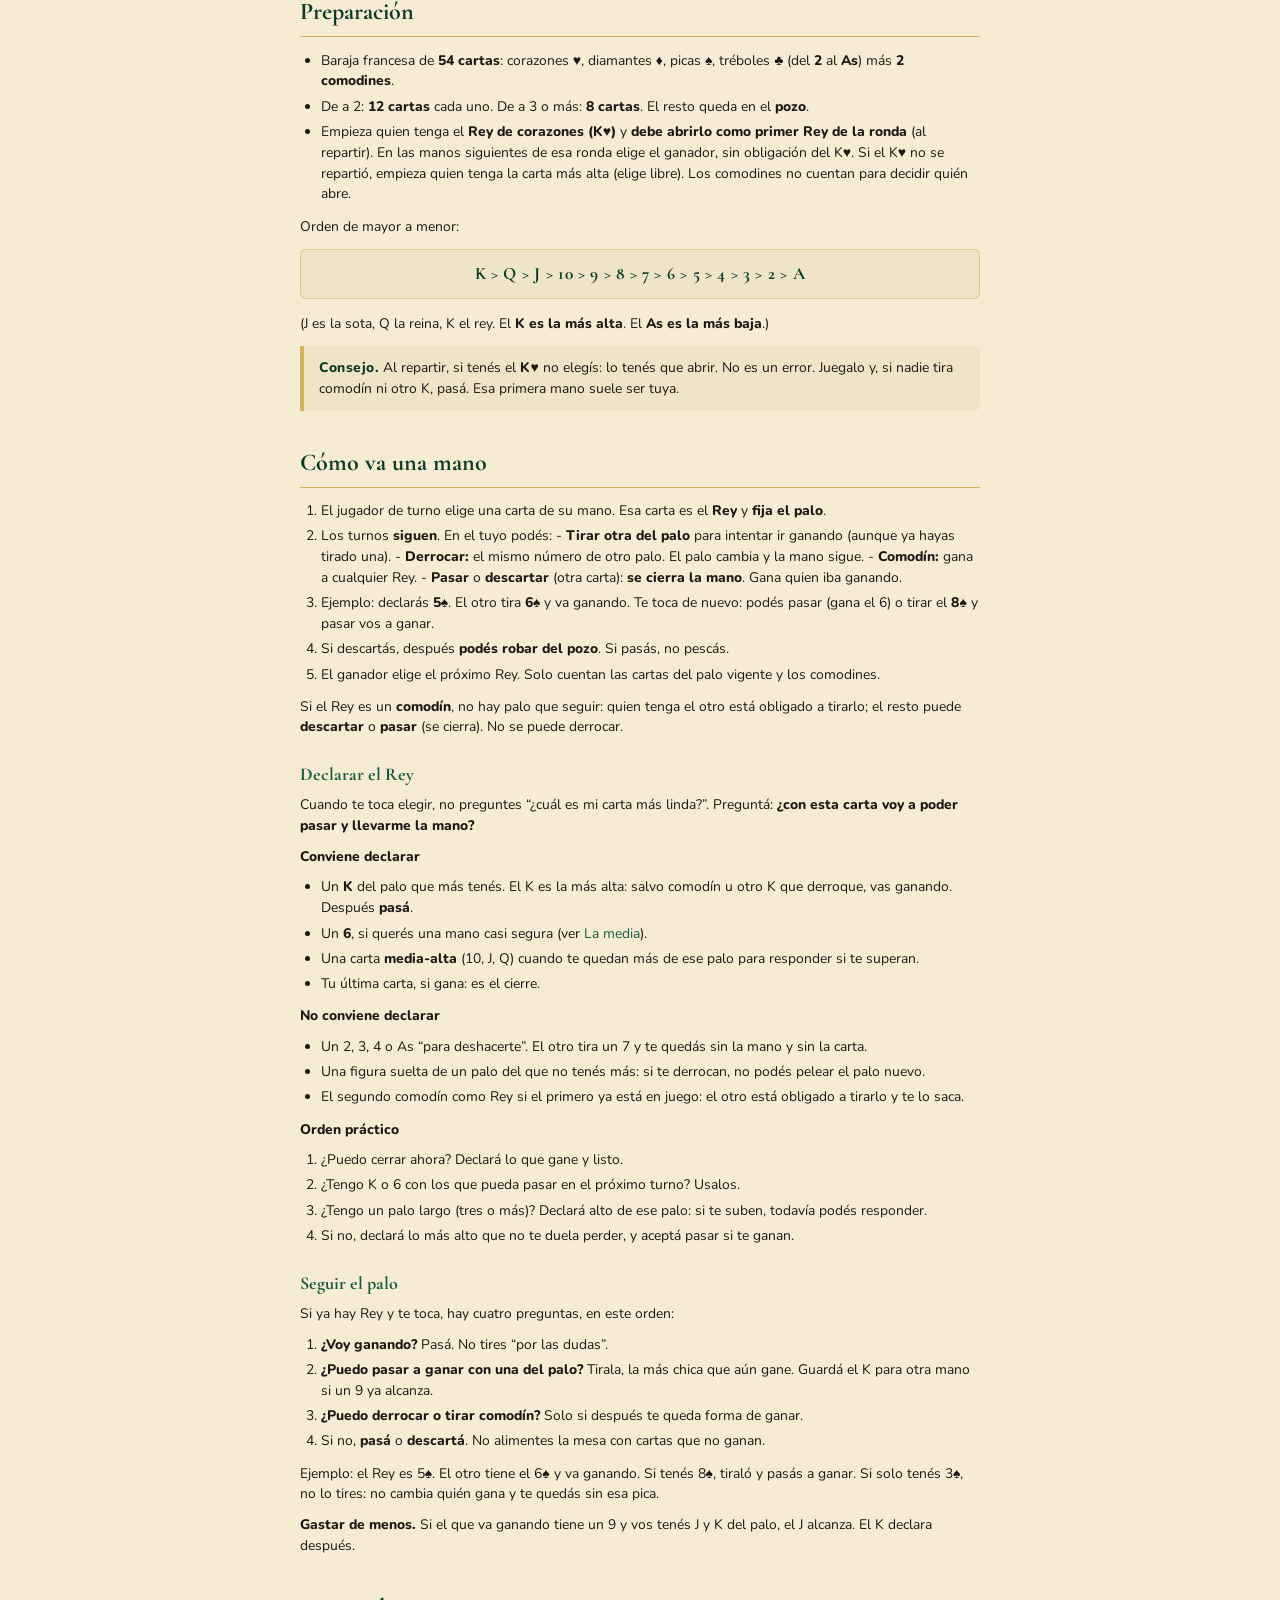
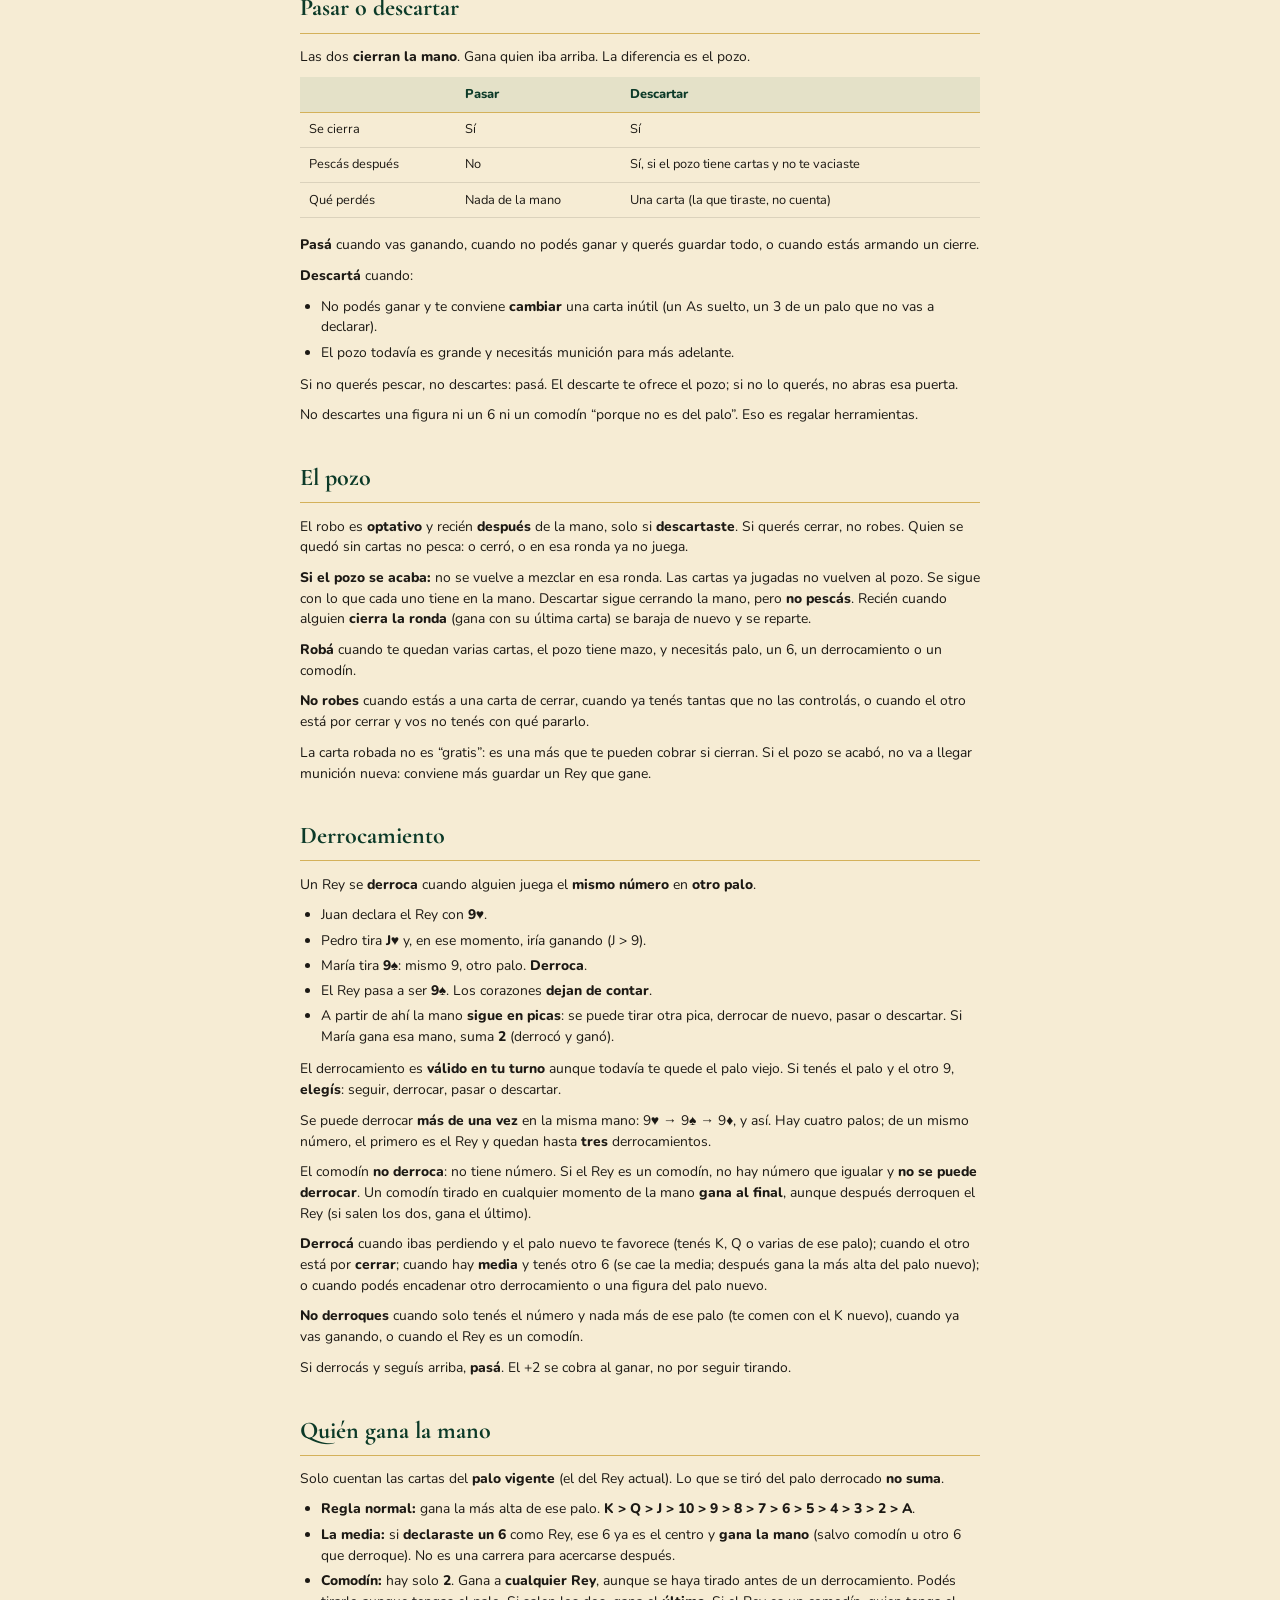
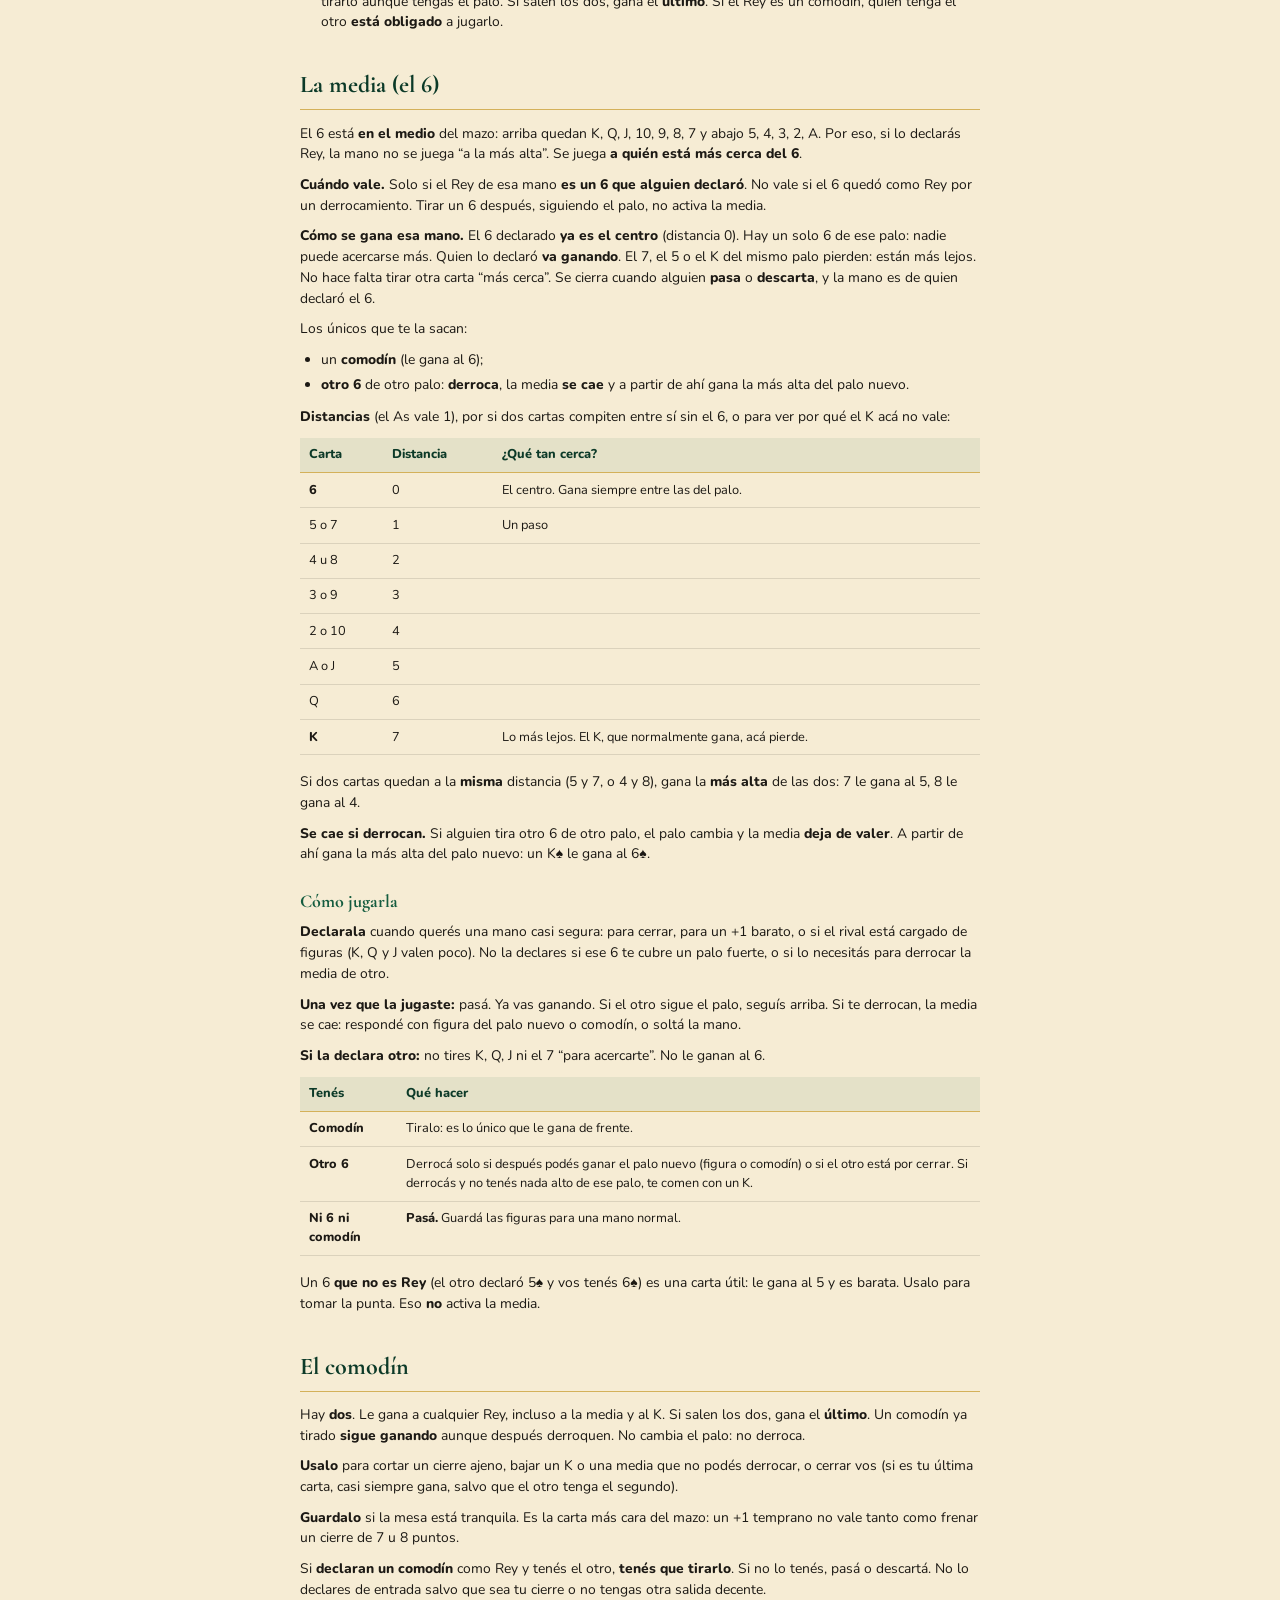
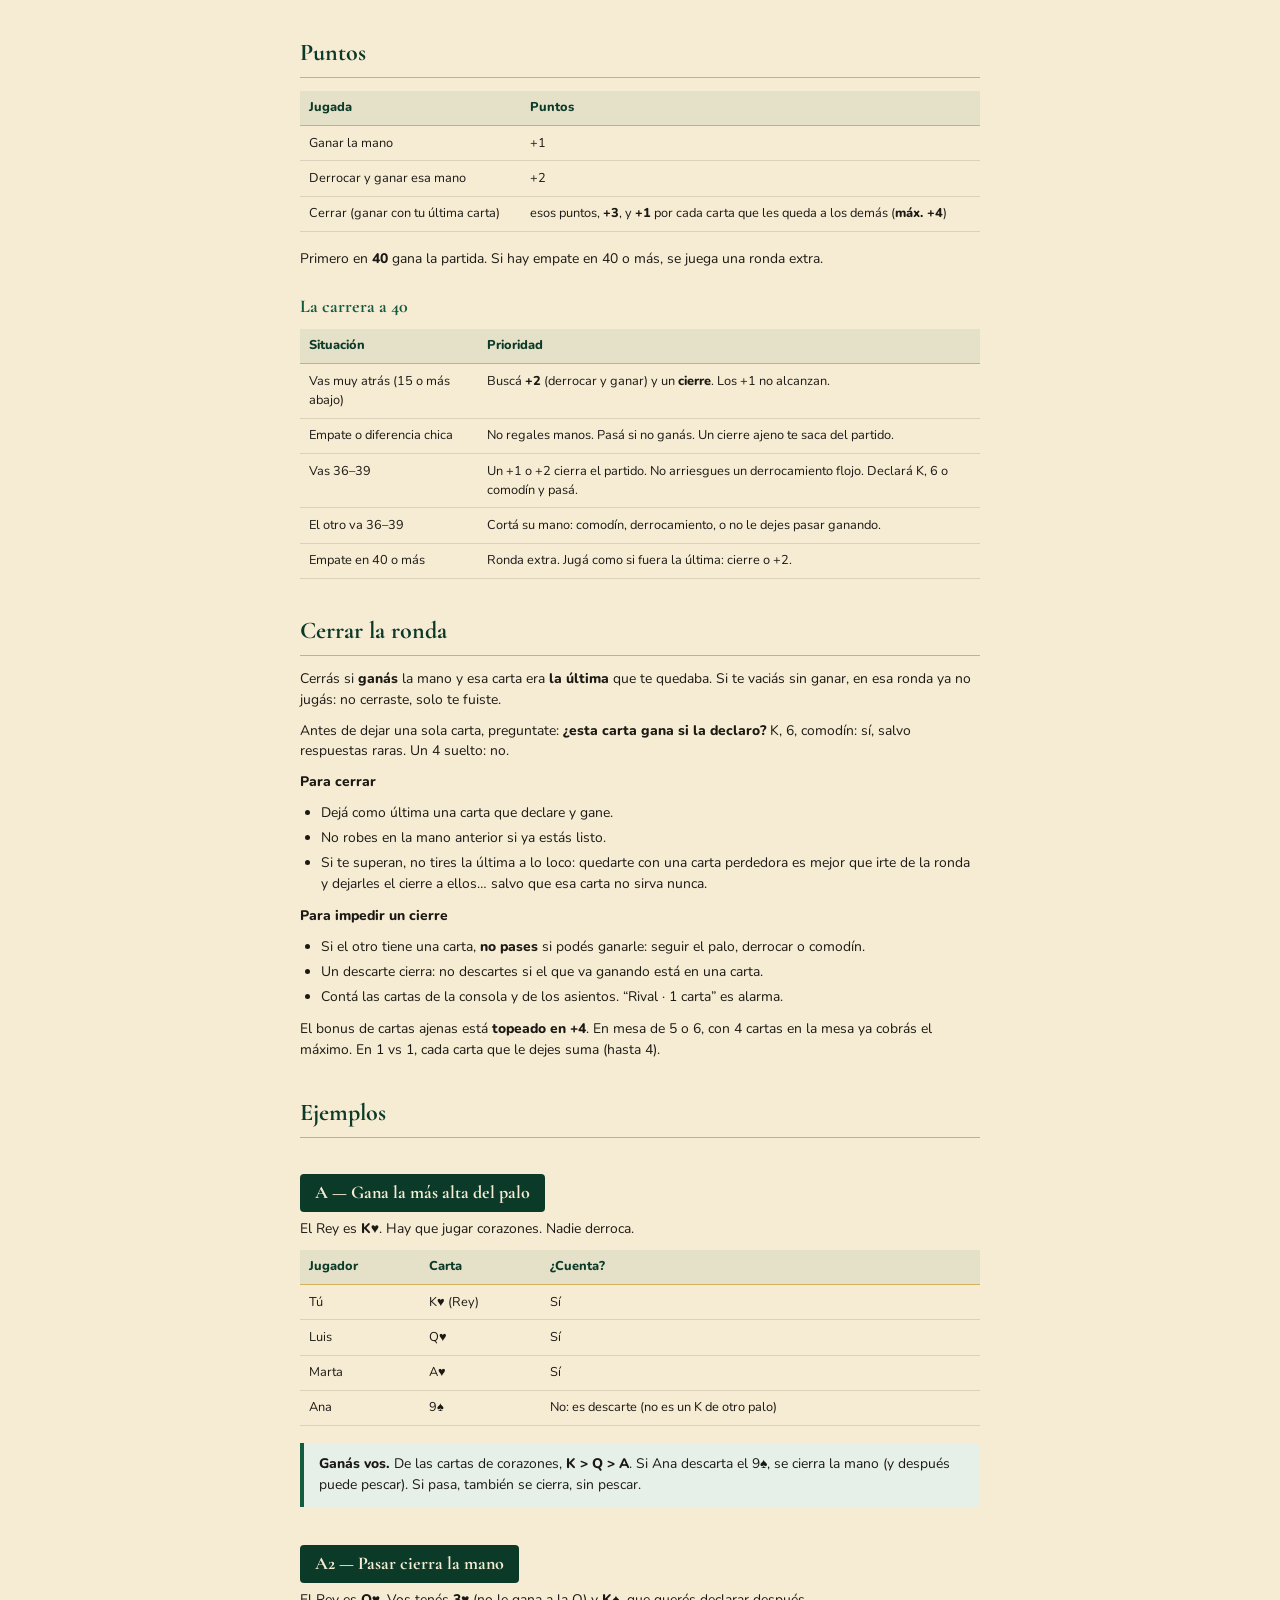
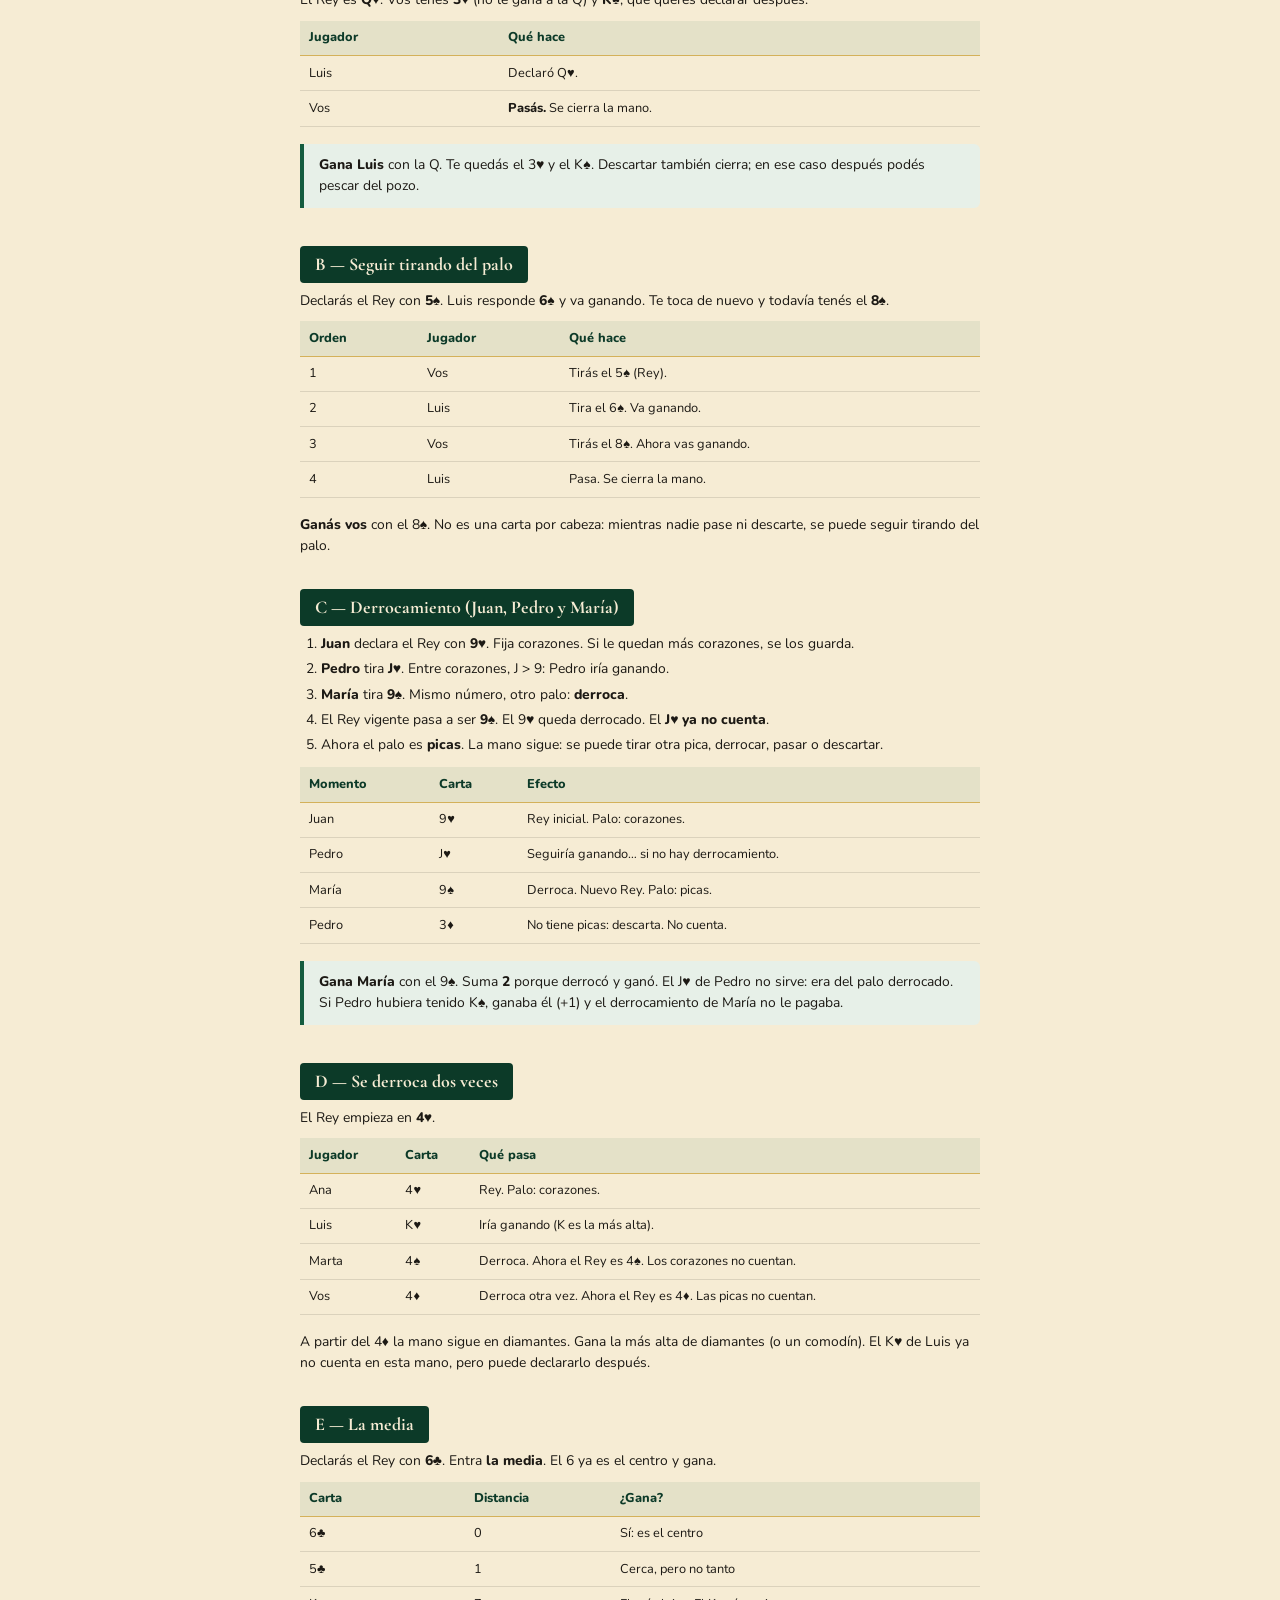
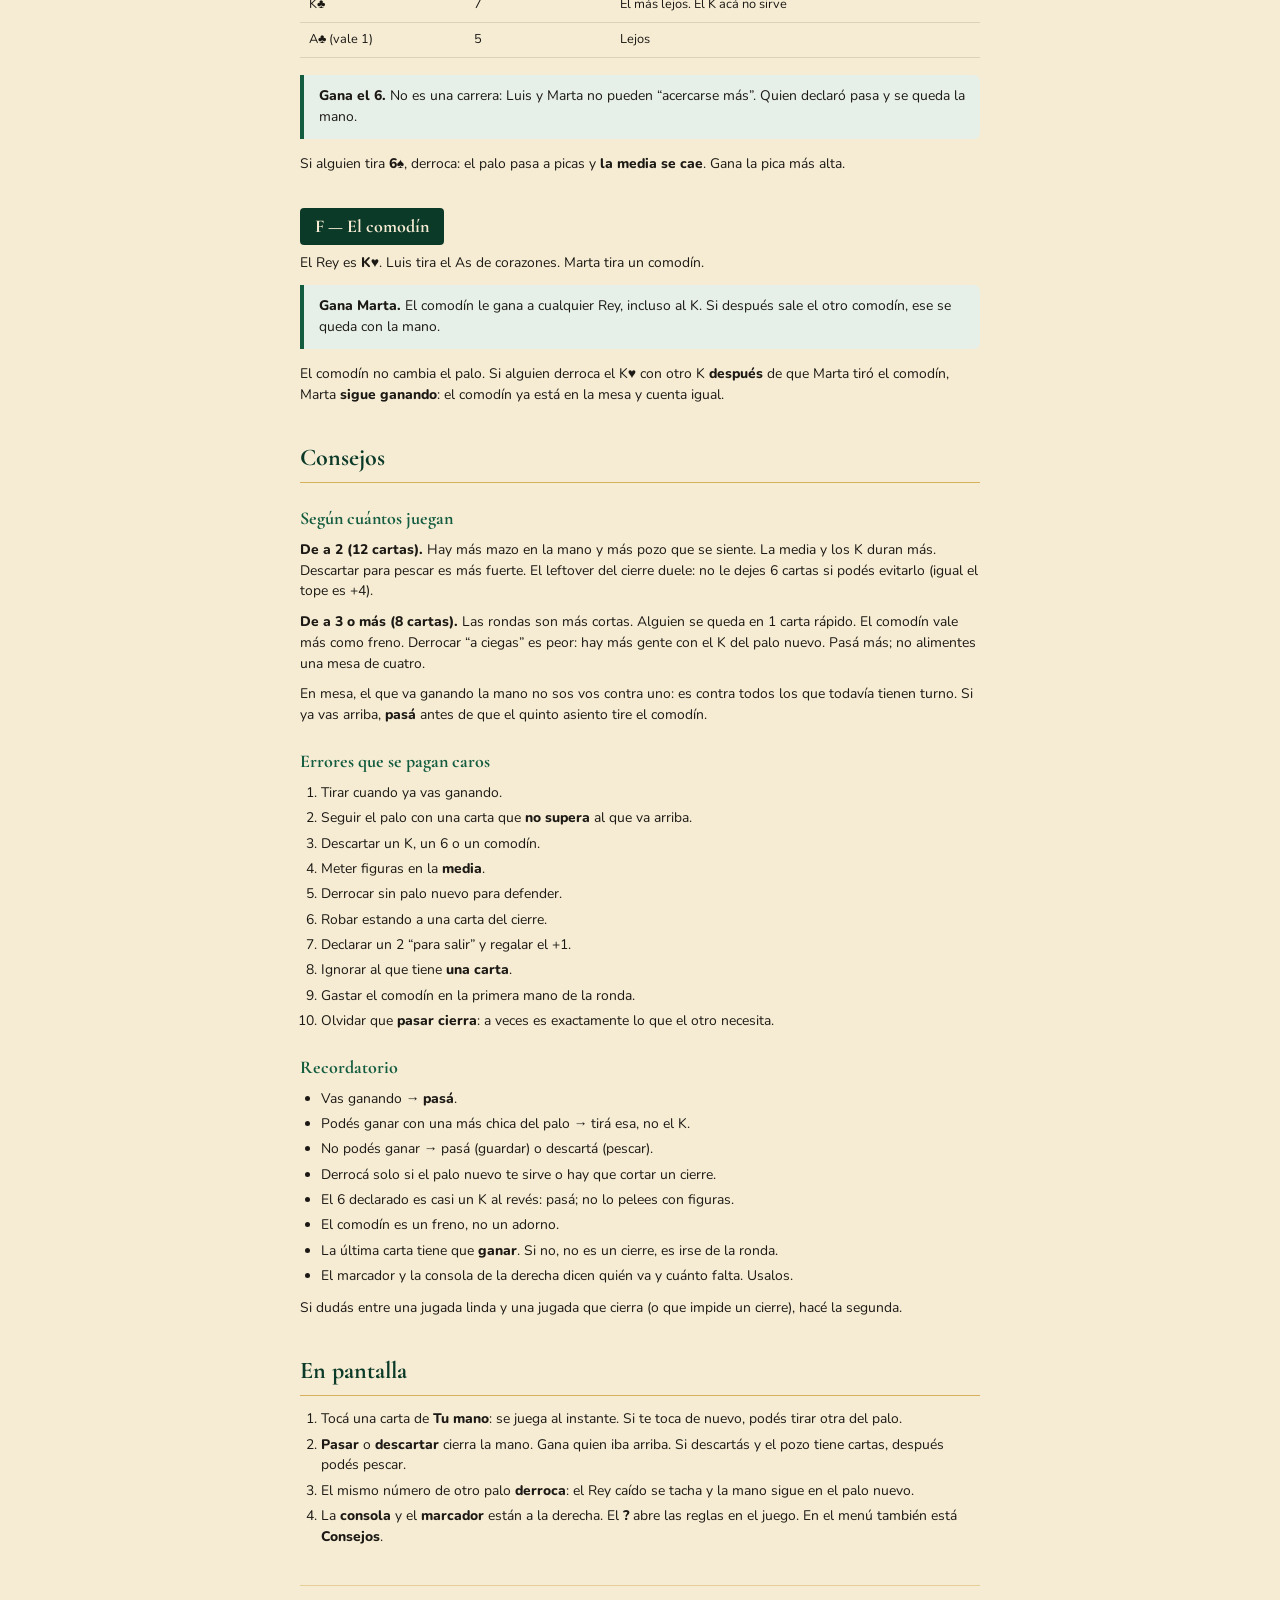
<file: reglamento-print.html>
<!DOCTYPE html>
<html lang="es">
<head>
    <meta charset="UTF-8">
    <title>Yo Soy El Rey — Reglamento</title>
    <link rel="preconnect" href="https://fonts.googleapis.com">
    <link rel="preconnect" href="https://fonts.gstatic.com" crossorigin>
    <link href="https://fonts.googleapis.com/css2?family=Cormorant+Garamond:wght@600;700&family=Nunito:wght@400;600;700;800&display=swap" rel="stylesheet">
    <style>
@page {
    size: A4;
    margin: 16mm 15mm 18mm;
}


* {
    box-sizing: border-box;
}

html, body {
    margin: 0;
    padding: 0;
    background: #f6ecd4;
    color: #1c1914;
}

body {
    font-family: Nunito, "Segoe UI", sans-serif;
    font-size: 10.4pt;
    line-height: 1.5;
}

.page {
    max-width: 180mm;
    margin: 0 auto;
}

/* Portada */
.cover {
    page-break-after: always;
    height: 263mm;
    display: flex;
    flex-direction: column;
    justify-content: center;
    text-align: center;
    padding: 18mm 14mm;
    background:
        radial-gradient(900px 520px at 50% -8%, #1e7a52 0%, transparent 55%),
        #0c3a28;
    color: #f6ecd4;
    margin: 0;
    width: 100%;
}

.cover-mark {
    font-size: 42pt;
    color: #d4b15a;
    line-height: 1;
    margin: 0 0 10mm;
}

.cover-title,
.cover h1 {
    display: block !important;
    font-family: "Cormorant Garamond", Georgia, serif;
    font-weight: 700;
    font-size: 36pt;
    letter-spacing: 0.04em;
    color: #d4b15a;
    margin: 0 0 4mm;
    border: 0;
    padding: 0;
}

.cover .subtitle {
    font-family: "Cormorant Garamond", Georgia, serif;
    font-size: 16pt;
    color: #f6ecd4;
    margin: 0 0 10mm;
}

.cover .lead {
    max-width: 130mm;
    margin: 0 auto 8mm;
    font-size: 11pt;
    line-height: 1.55;
    color: rgba(246, 236, 212, 0.92);
}

.cover .idea {
    max-width: 128mm;
    margin: 0 auto;
    padding: 5mm 6mm;
    border: 1px solid rgba(212, 177, 90, 0.45);
    border-radius: 6px;
    background: rgba(8, 32, 22, 0.35);
    font-size: 10.5pt;
}

.cover-meta {
    margin-top: 16mm;
    font-size: 9pt;
    letter-spacing: 0.16em;
    text-transform: uppercase;
    color: #d4b15a;
}

/* Títulos */
h1 {
    display: none;
}

h2 {
    font-family: "Cormorant Garamond", Georgia, serif;
    font-weight: 700;
    font-size: 18pt;
    color: #0c3a28;
    margin: 9mm 0 3.5mm;
    padding-bottom: 1.6mm;
    border-bottom: 1.5px solid #d4b15a;
    page-break-after: avoid;
}

h3 {
    font-family: "Cormorant Garamond", Georgia, serif;
    font-weight: 700;
    font-size: 13.5pt;
    color: #145c3f;
    margin: 6mm 0 2mm;
    page-break-after: avoid;
}

h2:first-of-type {
    margin-top: 2mm;
}

p {
    margin: 0 0 2.6mm;
}

strong {
    font-weight: 800;
}

a {
    color: #145c3f;
    text-decoration: none;
}

/* Listas */
ul, ol {
    margin: 0 0 3mm;
    padding-left: 5.5mm;
}

li {
    margin-bottom: 1.2mm;
}

li ul, li ol {
    margin-top: 1mm;
    margin-bottom: 1mm;
}

/* Consejo */
.tip {
    background: #efe4c8;
    border-left: 4px solid #d4b15a;
    border-radius: 0 6px 6px 0;
    padding: 3mm 4mm;
    margin: 3mm 0 4mm;
    page-break-inside: avoid;
}

.tip strong:first-child {
    color: #0c3a28;
    letter-spacing: 0.04em;
}

.result {
    background: #e7f0e8;
    border-left: 4px solid #145c3f;
    border-radius: 0 6px 6px 0;
    padding: 3mm 4mm;
    margin: 3mm 0 4mm;
    page-break-inside: avoid;
}

/* Orden de cartas */
.rank-line {
    display: block;
    text-align: center;
    font-family: "Cormorant Garamond", Georgia, serif;
    font-size: 13pt;
    font-weight: 700;
    letter-spacing: 0.04em;
    color: #0c3a28;
    background: #efe4c8;
    border: 1px solid rgba(212, 177, 90, 0.5);
    border-radius: 6px;
    padding: 3mm 4mm;
    margin: 3mm 0 4mm;
}

/* Tablas */
table {
    width: 100%;
    border-collapse: collapse;
    margin: 2.5mm 0 4.5mm;
    font-size: 9.6pt;
    page-break-inside: avoid;
}

th, td {
    text-align: left;
    padding: 2mm 2.4mm;
    border-bottom: 1px solid rgba(28, 25, 20, 0.12);
    vertical-align: top;
}

th {
    font-weight: 800;
    color: #0c3a28;
    background: rgba(20, 92, 63, 0.08);
    border-bottom: 1.5px solid #d4b15a;
}

tr:nth-child(even) td {
    background: rgba(246, 236, 212, 0.35);
}

/* Índice */
#índice + ul,
#índice + ol {
    columns: 2;
    column-gap: 10mm;
    font-size: 10pt;
}

/* Ejemplos */
.example-title {
    background: #0c3a28;
    color: #f6ecd4;
    display: inline-block;
    padding: 1.4mm 4mm;
    border-radius: 4px;
    margin-top: 6mm;
    border: 0;
}

.example-title + p {
    page-break-after: avoid;
}

/* Pie */
.colophon {
    margin-top: 10mm;
    padding-top: 4mm;
    border-top: 1px solid rgba(212, 177, 90, 0.5);
    font-size: 9pt;
    color: #5c574e;
}

@media print {
    body {
        background: #f6ecd4;
    }

    .cover {
        -webkit-print-color-adjust: exact;
        print-color-adjust: exact;
    }

    h2, h3, table, .tip, .result, .rank-line {
        break-inside: avoid;
        page-break-inside: avoid;
    }
}

    </style>
</head>
<body>
    <header class="cover">
        <p class="cover-mark" aria-hidden="true">♛</p>
        <p class="cover-title">Yo Soy El Rey</p>
        <p class="subtitle">Reglamento</p>
        <p class="lead">Reglas, ejemplos y cómo pensar cada jugada. Para 2 a 6 jugadores. En la mesa digital podés jugar solo o con varios.</p>
        <p class="idea">No es una carta por cabeza. La mano sigue hasta que alguien <strong>pasa</strong> o <strong>descarta</strong>. Quien iba ganando se la queda. Cada carta que tirás es una que no vas a poder declarar después.</p>
        <p class="cover-meta">Primero en 40 · K♥ abre · la media · el pozo</p>
    </header>
    <main class="page">
<h2 id="índice">Índice</h2>
<ol>
<li><a href="#objetivo">Objetivo</a></li>
<li><a href="#preparación">Preparación</a></li>
<li><a href="#cómo-va-una-mano">Cómo va una mano</a></li>
<li><a href="#pasar-o-descartar">Pasar o descartar</a></li>
<li><a href="#el-pozo">El pozo</a></li>
<li><a href="#derrocamiento">Derrocamiento</a></li>
<li><a href="#quién-gana-la-mano">Quién gana la mano</a></li>
<li><a href="#la-media-el-6">La media (el 6)</a></li>
<li><a href="#el-comodín">El comodín</a></li>
<li><a href="#puntos">Puntos</a></li>
<li><a href="#cerrar-la-ronda">Cerrar la ronda</a></li>
<li><a href="#ejemplos">Ejemplos</a></li>
<li><a href="#consejos">Consejos</a></li>
<li><a href="#en-pantalla">En pantalla</a></li>
</ol>

<h2>Objetivo</h2>
<p>Ganar <strong>rondas</strong> y acumular puntos. El primero en llegar a <strong>40</strong> gana la partida.</p>
<p>Una ronda se <strong>cierra</strong> cuando ganás una mano <strong>y esa era tu última carta</strong>. Entonces se suman los puntos y, si nadie llegó a 40, se vuelve a <strong>repartir</strong>.</p>
<p>Si tirás la última carta <strong>sin ganar</strong> la mano, no cerrás: en esa ronda ya no jugás. Recién en la ronda siguiente (nuevo reparto) volvés a recibir cartas.</p>
<p class="tip"><strong>Consejo.</strong> Los +1 y +2 suman. El partido lo define <strong>cerrar</strong>: esos puntos de la mano, <strong>+3</strong> y hasta <strong>+4</strong> por las cartas que les quedan a los demás. No hace falta ganar todas las manos. Hay que ir sacando las baratas, guardar una salida que gane para cuando te quede una o dos cartas, y no inflarles la mano a los otros.</p>

<h2>Preparación</h2>
<ul>
<li>Baraja francesa de <strong>54 cartas</strong>: corazones ♥, diamantes ♦, picas ♠, tréboles ♣ (del <strong>2</strong> al <strong>As</strong>) más <strong>2 comodines</strong>.</li>
<li>De a 2: <strong>12 cartas</strong> cada uno. De a 3 o más: <strong>8 cartas</strong>. El resto queda en el <strong>pozo</strong>.</li>
<li>Empieza quien tenga el <strong>Rey de corazones (K♥)</strong> y <strong>debe abrirlo como primer Rey de la ronda</strong> (al repartir). En las manos siguientes de esa ronda elige el ganador, sin obligación del K♥. Si el K♥ no se repartió, empieza quien tenga la carta más alta (elige libre). Los comodines no cuentan para decidir quién abre.</li>
</ul>
<p>Orden de mayor a menor:</p>
<p class="rank-line">K &gt; Q &gt; J &gt; 10 &gt; 9 &gt; 8 &gt; 7 &gt; 6 &gt; 5 &gt; 4 &gt; 3 &gt; 2 &gt; A</p>
<p>(J es la sota, Q la reina, K el rey. El <strong>K es la más alta</strong>. El <strong>As es la más baja</strong>.)</p>
<p class="tip"><strong>Consejo.</strong> Al repartir, si tenés el <strong>K♥</strong> no elegís: lo tenés que abrir. No es un error. Juegalo y, si nadie tira comodín ni otro K, pasá. Esa primera mano suele ser tuya.</p>

<h2>Cómo va una mano</h2>
<ol>
<li>El jugador de turno elige una carta de su mano. Esa carta es el <strong>Rey</strong> y <strong>fija el palo</strong>.</li>
<li>Los turnos <strong>siguen</strong>. En el tuyo podés:
   - <strong>Tirar otra del palo</strong> para intentar ir ganando (aunque ya hayas tirado una).
   - <strong>Derrocar:</strong> el mismo número de otro palo. El palo cambia y la mano sigue.
   - <strong>Comodín:</strong> gana a cualquier Rey.
   - <strong>Pasar</strong> o <strong>descartar</strong> (otra carta): <strong>se cierra la mano</strong>. Gana quien iba ganando.</li>
<li>Ejemplo: declarás <strong>5♠</strong>. El otro tira <strong>6♠</strong> y va ganando. Te toca de nuevo: podés pasar (gana el 6) o tirar el <strong>8♠</strong> y pasar vos a ganar.</li>
<li>Si descartás, después <strong>podés robar del pozo</strong>. Si pasás, no pescás.</li>
<li>El ganador elige el próximo Rey. Solo cuentan las cartas del palo vigente y los comodines.</li>
</ol>
<p>Si el Rey es un <strong>comodín</strong>, no hay palo que seguir: quien tenga el otro está obligado a tirarlo; el resto puede <strong>descartar</strong> o <strong>pasar</strong> (se cierra). No se puede derrocar.</p>
<h3>Declarar el Rey</h3>
<p>Cuando te toca elegir, no preguntes “¿cuál es mi carta más linda?”. Preguntá: <strong>¿con esta carta voy a poder pasar y llevarme la mano?</strong></p>
<p><strong>Conviene declarar</strong></p>
<ul>
<li>Un <strong>K</strong> del palo que más tenés. El K es la más alta: salvo comodín u otro K que derroque, vas ganando. Después <strong>pasá</strong>.</li>
<li>Un <strong>6</strong>, si querés una mano casi segura (ver <a href="#la-media-el-6">La media</a>).</li>
<li>Una carta <strong>media-alta</strong> (10, J, Q) cuando te quedan más de ese palo para responder si te superan.</li>
<li>Tu última carta, si gana: es el cierre.</li>
</ul>
<p><strong>No conviene declarar</strong></p>
<ul>
<li>Un 2, 3, 4 o As “para deshacerte”. El otro tira un 7 y te quedás sin la mano y sin la carta.</li>
<li>Una figura suelta de un palo del que no tenés más: si te derrocan, no podés pelear el palo nuevo.</li>
<li>El segundo comodín como Rey si el primero ya está en juego: el otro está obligado a tirarlo y te lo saca.</li>
</ul>
<p><strong>Orden práctico</strong></p>
<ol>
<li>¿Puedo cerrar ahora? Declará lo que gane y listo.</li>
<li>¿Tengo K o 6 con los que pueda pasar en el próximo turno? Usalos.</li>
<li>¿Tengo un palo largo (tres o más)? Declará alto de ese palo: si te suben, todavía podés responder.</li>
<li>Si no, declará lo más alto que no te duela perder, y aceptá pasar si te ganan.</li>
</ol>
<h3>Seguir el palo</h3>
<p>Si ya hay Rey y te toca, hay cuatro preguntas, en este orden:</p>
<ol>
<li><strong>¿Voy ganando?</strong> Pasá. No tires “por las dudas”.</li>
<li><strong>¿Puedo pasar a ganar con una del palo?</strong> Tirala, la más chica que aún gane. Guardá el K para otra mano si un 9 ya alcanza.</li>
<li><strong>¿Puedo derrocar o tirar comodín?</strong> Solo si después te queda forma de ganar.</li>
<li>Si no, <strong>pasá</strong> o <strong>descartá</strong>. No alimentes la mesa con cartas que no ganan.</li>
</ol>
<p>Ejemplo: el Rey es 5♠. El otro tiene el 6♠ y va ganando. Si tenés 8♠, tiraló y pasás a ganar. Si solo tenés 3♠, no lo tires: no cambia quién gana y te quedás sin esa pica.</p>
<p><strong>Gastar de menos.</strong> Si el que va ganando tiene un 9 y vos tenés J y K del palo, el J alcanza. El K declara después.</p>

<h2>Pasar o descartar</h2>
<p>Las dos <strong>cierran la mano</strong>. Gana quien iba arriba. La diferencia es el pozo.</p>
<table>
<thead>
<tr>
<th></th>
<th>Pasar</th>
<th>Descartar</th>
</tr>
</thead>
<tbody>
<tr>
<td>Se cierra</td>
<td>Sí</td>
<td>Sí</td>
</tr>
<tr>
<td>Pescás después</td>
<td>No</td>
<td>Sí, si el pozo tiene cartas y no te vaciaste</td>
</tr>
<tr>
<td>Qué perdés</td>
<td>Nada de la mano</td>
<td>Una carta (la que tiraste, no cuenta)</td>
</tr>
</tbody>
</table>
<p><strong>Pasá</strong> cuando vas ganando, cuando no podés ganar y querés guardar todo, o cuando estás armando un cierre.</p>
<p><strong>Descartá</strong> cuando:</p>
<ul>
<li>No podés ganar y te conviene <strong>cambiar</strong> una carta inútil (un As suelto, un 3 de un palo que no vas a declarar).</li>
<li>El pozo todavía es grande y necesitás munición para más adelante.</li>
</ul>
<p>Si no querés pescar, no descartes: pasá. El descarte te ofrece el pozo; si no lo querés, no abras esa puerta.</p>
<p>No descartes una figura ni un 6 ni un comodín “porque no es del palo”. Eso es regalar herramientas.</p>

<h2>El pozo</h2>
<p>El robo es <strong>optativo</strong> y recién <strong>después</strong> de la mano, solo si <strong>descartaste</strong>. Si querés cerrar, no robes. Quien se quedó sin cartas no pesca: o cerró, o en esa ronda ya no juega.</p>
<p><strong>Si el pozo se acaba:</strong> no se vuelve a mezclar en esa ronda. Las cartas ya jugadas no vuelven al pozo. Se sigue con lo que cada uno tiene en la mano. Descartar sigue cerrando la mano, pero <strong>no pescás</strong>. Recién cuando alguien <strong>cierra la ronda</strong> (gana con su última carta) se baraja de nuevo y se reparte.</p>
<p><strong>Robá</strong> cuando te quedan varias cartas, el pozo tiene mazo, y necesitás palo, un 6, un derrocamiento o un comodín.</p>
<p><strong>No robes</strong> cuando estás a una carta de cerrar, cuando ya tenés tantas que no las controlás, o cuando el otro está por cerrar y vos no tenés con qué pararlo.</p>
<p>La carta robada no es “gratis”: es una más que te pueden cobrar si cierran. Si el pozo se acabó, no va a llegar munición nueva: conviene más guardar un Rey que gane.</p>

<h2>Derrocamiento</h2>
<p>Un Rey se <strong>derroca</strong> cuando alguien juega el <strong>mismo número</strong> en <strong>otro palo</strong>.</p>
<ul>
<li>Juan declara el Rey con <strong>9♥</strong>.</li>
<li>Pedro tira <strong>J♥</strong> y, en ese momento, iría ganando (J &gt; 9).</li>
<li>María tira <strong>9♠</strong>: mismo 9, otro palo. <strong>Derroca</strong>.</li>
<li>El Rey pasa a ser <strong>9♠</strong>. Los corazones <strong>dejan de contar</strong>.</li>
<li>A partir de ahí la mano <strong>sigue en picas</strong>: se puede tirar otra pica, derrocar de nuevo, pasar o descartar. Si María gana esa mano, suma <strong>2</strong> (derrocó y ganó).</li>
</ul>
<p>El derrocamiento es <strong>válido en tu turno</strong> aunque todavía te quede el palo viejo. Si tenés el palo y el otro 9, <strong>elegís</strong>: seguir, derrocar, pasar o descartar.</p>
<p>Se puede derrocar <strong>más de una vez</strong> en la misma mano: 9♥ → 9♠ → 9♦, y así. Hay cuatro palos; de un mismo número, el primero es el Rey y quedan hasta <strong>tres</strong> derrocamientos.</p>
<p>El comodín <strong>no derroca</strong>: no tiene número. Si el Rey es un comodín, no hay número que igualar y <strong>no se puede derrocar</strong>. Un comodín tirado en cualquier momento de la mano <strong>gana al final</strong>, aunque después derroquen el Rey (si salen los dos, gana el último).</p>
<p><strong>Derrocá</strong> cuando ibas perdiendo y el palo nuevo te favorece (tenés K, Q o varias de ese palo); cuando el otro está por <strong>cerrar</strong>; cuando hay <strong>media</strong> y tenés otro 6 (se cae la media; después gana la más alta del palo nuevo); o cuando podés encadenar otro derrocamiento o una figura del palo nuevo.</p>
<p><strong>No derroques</strong> cuando solo tenés el número y nada más de ese palo (te comen con el K nuevo), cuando ya vas ganando, o cuando el Rey es un comodín.</p>
<p>Si derrocás y seguís arriba, <strong>pasá</strong>. El +2 se cobra al ganar, no por seguir tirando.</p>

<h2>Quién gana la mano</h2>
<p>Solo cuentan las cartas del <strong>palo vigente</strong> (el del Rey actual). Lo que se tiró del palo derrocado <strong>no suma</strong>.</p>
<ul>
<li><strong>Regla normal:</strong> gana la más alta de ese palo. <strong>K &gt; Q &gt; J &gt; 10 &gt; 9 &gt; 8 &gt; 7 &gt; 6 &gt; 5 &gt; 4 &gt; 3 &gt; 2 &gt; A</strong>.</li>
<li><strong>La media:</strong> si <strong>declaraste un 6</strong> como Rey, ese 6 ya es el centro y <strong>gana la mano</strong> (salvo comodín u otro 6 que derroque). No es una carrera para acercarse después.</li>
<li><strong>Comodín:</strong> hay solo <strong>2</strong>. Gana a <strong>cualquier Rey</strong>, aunque se haya tirado antes de un derrocamiento. Podés tirarlo aunque tengas el palo. Si salen los dos, gana el <strong>último</strong>. Si el Rey es un comodín, quien tenga el otro <strong>está obligado</strong> a jugarlo.</li>
</ul>

<h2>La media (el 6)</h2>
<p>El 6 está <strong>en el medio</strong> del mazo: arriba quedan K, Q, J, 10, 9, 8, 7 y abajo 5, 4, 3, 2, A. Por eso, si lo declarás Rey, la mano no se juega “a la más alta”. Se juega <strong>a quién está más cerca del 6</strong>.</p>
<p><strong>Cuándo vale.</strong> Solo si el Rey de esa mano <strong>es un 6 que alguien declaró</strong>. No vale si el 6 quedó como Rey por un derrocamiento. Tirar un 6 después, siguiendo el palo, no activa la media.</p>
<p><strong>Cómo se gana esa mano.</strong> El 6 declarado <strong>ya es el centro</strong> (distancia 0). Hay un solo 6 de ese palo: nadie puede acercarse más. Quien lo declaró <strong>va ganando</strong>. El 7, el 5 o el K del mismo palo pierden: están más lejos. No hace falta tirar otra carta “más cerca”. Se cierra cuando alguien <strong>pasa</strong> o <strong>descarta</strong>, y la mano es de quien declaró el 6.</p>
<p>Los únicos que te la sacan:</p>
<ul>
<li>un <strong>comodín</strong> (le gana al 6);</li>
<li><strong>otro 6</strong> de otro palo: <strong>derroca</strong>, la media <strong>se cae</strong> y a partir de ahí gana la más alta del palo nuevo.</li>
</ul>
<p><strong>Distancias</strong> (el As vale 1), por si dos cartas compiten entre sí sin el 6, o para ver por qué el K acá no vale:</p>
<table>
<thead>
<tr>
<th>Carta</th>
<th>Distancia</th>
<th>¿Qué tan cerca?</th>
</tr>
</thead>
<tbody>
<tr>
<td><strong>6</strong></td>
<td>0</td>
<td>El centro. Gana siempre entre las del palo.</td>
</tr>
<tr>
<td>5 o 7</td>
<td>1</td>
<td>Un paso</td>
</tr>
<tr>
<td>4 u 8</td>
<td>2</td>
<td></td>
</tr>
<tr>
<td>3 o 9</td>
<td>3</td>
<td></td>
</tr>
<tr>
<td>2 o 10</td>
<td>4</td>
<td></td>
</tr>
<tr>
<td>A o J</td>
<td>5</td>
<td></td>
</tr>
<tr>
<td>Q</td>
<td>6</td>
<td></td>
</tr>
<tr>
<td><strong>K</strong></td>
<td>7</td>
<td>Lo más lejos. El K, que normalmente gana, acá pierde.</td>
</tr>
</tbody>
</table>
<p>Si dos cartas quedan a la <strong>misma</strong> distancia (5 y 7, o 4 y 8), gana la <strong>más alta</strong> de las dos: 7 le gana al 5, 8 le gana al 4.</p>
<p><strong>Se cae si derrocan.</strong> Si alguien tira otro 6 de otro palo, el palo cambia y la media <strong>deja de valer</strong>. A partir de ahí gana la más alta del palo nuevo: un K♠ le gana al 6♠.</p>
<h3>Cómo jugarla</h3>
<p><strong>Declarala</strong> cuando querés una mano casi segura: para cerrar, para un +1 barato, o si el rival está cargado de figuras (K, Q y J valen poco). No la declares si ese 6 te cubre un palo fuerte, o si lo necesitás para derrocar la media de otro.</p>
<p><strong>Una vez que la jugaste:</strong> pasá. Ya vas ganando. Si el otro sigue el palo, seguís arriba. Si te derrocan, la media se cae: respondé con figura del palo nuevo o comodín, o soltá la mano.</p>
<p><strong>Si la declara otro:</strong> no tires K, Q, J ni el 7 “para acercarte”. No le ganan al 6.</p>
<table>
<thead>
<tr>
<th>Tenés</th>
<th>Qué hacer</th>
</tr>
</thead>
<tbody>
<tr>
<td><strong>Comodín</strong></td>
<td>Tiralo: es lo único que le gana de frente.</td>
</tr>
<tr>
<td><strong>Otro 6</strong></td>
<td>Derrocá solo si después podés ganar el palo nuevo (figura o comodín) o si el otro está por cerrar. Si derrocás y no tenés nada alto de ese palo, te comen con un K.</td>
</tr>
<tr>
<td><strong>Ni 6 ni comodín</strong></td>
<td><strong>Pasá.</strong> Guardá las figuras para una mano normal.</td>
</tr>
</tbody>
</table>
<p>Un 6 <strong>que no es Rey</strong> (el otro declaró 5♠ y vos tenés 6♠) es una carta útil: le gana al 5 y es barata. Usalo para tomar la punta. Eso <strong>no</strong> activa la media.</p>

<h2>El comodín</h2>
<p>Hay <strong>dos</strong>. Le gana a cualquier Rey, incluso a la media y al K. Si salen los dos, gana el <strong>último</strong>. Un comodín ya tirado <strong>sigue ganando</strong> aunque después derroquen. No cambia el palo: no derroca.</p>
<p><strong>Usalo</strong> para cortar un cierre ajeno, bajar un K o una media que no podés derrocar, o cerrar vos (si es tu última carta, casi siempre gana, salvo que el otro tenga el segundo).</p>
<p><strong>Guardalo</strong> si la mesa está tranquila. Es la carta más cara del mazo: un +1 temprano no vale tanto como frenar un cierre de 7 u 8 puntos.</p>
<p>Si <strong>declaran un comodín</strong> como Rey y tenés el otro, <strong>tenés que tirarlo</strong>. Si no lo tenés, pasá o descartá. No lo declares de entrada salvo que sea tu cierre o no tengas otra salida decente.</p>

<h2>Puntos</h2>
<table>
<thead>
<tr>
<th>Jugada</th>
<th>Puntos</th>
</tr>
</thead>
<tbody>
<tr>
<td>Ganar la mano</td>
<td>+1</td>
</tr>
<tr>
<td>Derrocar y ganar esa mano</td>
<td>+2</td>
</tr>
<tr>
<td>Cerrar (ganar con tu última carta)</td>
<td>esos puntos, <strong>+3</strong>, y <strong>+1</strong> por cada carta que les queda a los demás (<strong>máx. +4</strong>)</td>
</tr>
</tbody>
</table>
<p>Primero en <strong>40</strong> gana la partida. Si hay empate en 40 o más, se juega una ronda extra.</p>
<h3>La carrera a 40</h3>
<table>
<thead>
<tr>
<th>Situación</th>
<th>Prioridad</th>
</tr>
</thead>
<tbody>
<tr>
<td>Vas muy atrás (15 o más abajo)</td>
<td>Buscá <strong>+2</strong> (derrocar y ganar) y un <strong>cierre</strong>. Los +1 no alcanzan.</td>
</tr>
<tr>
<td>Empate o diferencia chica</td>
<td>No regales manos. Pasá si no ganás. Un cierre ajeno te saca del partido.</td>
</tr>
<tr>
<td>Vas 36–39</td>
<td>Un +1 o +2 cierra el partido. No arriesgues un derrocamiento flojo. Declará K, 6 o comodín y pasá.</td>
</tr>
<tr>
<td>El otro va 36–39</td>
<td>Cortá su mano: comodín, derrocamiento, o no le dejes pasar ganando.</td>
</tr>
<tr>
<td>Empate en 40 o más</td>
<td>Ronda extra. Jugá como si fuera la última: cierre o +2.</td>
</tr>
</tbody>
</table>

<h2>Cerrar la ronda</h2>
<p>Cerrás si <strong>ganás</strong> la mano y esa carta era <strong>la última</strong> que te quedaba. Si te vaciás sin ganar, en esa ronda ya no jugás: no cerraste, solo te fuiste.</p>
<p>Antes de dejar una sola carta, preguntate: <strong>¿esta carta gana si la declaro?</strong> K, 6, comodín: sí, salvo respuestas raras. Un 4 suelto: no.</p>
<p><strong>Para cerrar</strong></p>
<ul>
<li>Dejá como última una carta que declare y gane.</li>
<li>No robes en la mano anterior si ya estás listo.</li>
<li>Si te superan, no tires la última a lo loco: quedarte con una carta perdedora es mejor que irte de la ronda y dejarles el cierre a ellos… salvo que esa carta no sirva nunca.</li>
</ul>
<p><strong>Para impedir un cierre</strong></p>
<ul>
<li>Si el otro tiene una carta, <strong>no pases</strong> si podés ganarle: seguir el palo, derrocar o comodín.</li>
<li>Un descarte cierra: no descartes si el que va ganando está en una carta.</li>
<li>Contá las cartas de la consola y de los asientos. “Rival · 1 carta” es alarma.</li>
</ul>
<p>El bonus de cartas ajenas está <strong>topeado en +4</strong>. En mesa de 5 o 6, con 4 cartas en la mesa ya cobrás el máximo. En 1 vs 1, cada carta que le dejes suma (hasta 4).</p>

<h2 id="ejemplos">Ejemplos</h2>
<h3 class="example-title">A — Gana la más alta del palo</h3>
<p>El Rey es <strong>K♥</strong>. Hay que jugar corazones. Nadie derroca.</p>
<table>
<thead>
<tr>
<th>Jugador</th>
<th>Carta</th>
<th>¿Cuenta?</th>
</tr>
</thead>
<tbody>
<tr>
<td>Tú</td>
<td>K♥ (Rey)</td>
<td>Sí</td>
</tr>
<tr>
<td>Luis</td>
<td>Q♥</td>
<td>Sí</td>
</tr>
<tr>
<td>Marta</td>
<td>A♥</td>
<td>Sí</td>
</tr>
<tr>
<td>Ana</td>
<td>9♠</td>
<td>No: es descarte (no es un K de otro palo)</td>
</tr>
</tbody>
</table>
<p class="result"><strong>Ganás vos.</strong> De las cartas de corazones, <strong>K &gt; Q &gt; A</strong>. Si Ana descarta el 9♠, se cierra la mano (y después puede pescar). Si pasa, también se cierra, sin pescar.</p>

<h3 class="example-title">A2 — Pasar cierra la mano</h3>
<p>El Rey es <strong>Q♥</strong>. Vos tenés <strong>3♥</strong> (no le gana a la Q) y <strong>K♠</strong>, que querés declarar después.</p>
<table>
<thead>
<tr>
<th>Jugador</th>
<th>Qué hace</th>
</tr>
</thead>
<tbody>
<tr>
<td>Luis</td>
<td>Declaró Q♥.</td>
</tr>
<tr>
<td>Vos</td>
<td><strong>Pasás.</strong> Se cierra la mano.</td>
</tr>
</tbody>
</table>
<p class="result"><strong>Gana Luis</strong> con la Q. Te quedás el 3♥ y el K♠. Descartar también cierra; en ese caso después podés pescar del pozo.</p>

<h3 class="example-title">B — Seguir tirando del palo</h3>
<p>Declarás el Rey con <strong>5♠</strong>. Luis responde <strong>6♠</strong> y va ganando. Te toca de nuevo y todavía tenés el <strong>8♠</strong>.</p>
<table>
<thead>
<tr>
<th>Orden</th>
<th>Jugador</th>
<th>Qué hace</th>
</tr>
</thead>
<tbody>
<tr>
<td>1</td>
<td>Vos</td>
<td>Tirás el 5♠ (Rey).</td>
</tr>
<tr>
<td>2</td>
<td>Luis</td>
<td>Tira el 6♠. Va ganando.</td>
</tr>
<tr>
<td>3</td>
<td>Vos</td>
<td>Tirás el 8♠. Ahora vas ganando.</td>
</tr>
<tr>
<td>4</td>
<td>Luis</td>
<td>Pasa. Se cierra la mano.</td>
</tr>
</tbody>
</table>
<p><strong>Ganás vos</strong> con el 8♠. No es una carta por cabeza: mientras nadie pase ni descarte, se puede seguir tirando del palo.</p>

<h3 class="example-title">C — Derrocamiento (Juan, Pedro y María)</h3>
<ol>
<li><strong>Juan</strong> declara el Rey con <strong>9♥</strong>. Fija corazones. Si le quedan más corazones, se los guarda.</li>
<li><strong>Pedro</strong> tira <strong>J♥</strong>. Entre corazones, J &gt; 9: Pedro iría ganando.</li>
<li><strong>María</strong> tira <strong>9♠</strong>. Mismo número, otro palo: <strong>derroca</strong>.</li>
<li>El Rey vigente pasa a ser <strong>9♠</strong>. El 9♥ queda derrocado. El <strong>J♥ ya no cuenta</strong>.</li>
<li>Ahora el palo es <strong>picas</strong>. La mano sigue: se puede tirar otra pica, derrocar, pasar o descartar.</li>
</ol>
<table>
<thead>
<tr>
<th>Momento</th>
<th>Carta</th>
<th>Efecto</th>
</tr>
</thead>
<tbody>
<tr>
<td>Juan</td>
<td>9♥</td>
<td>Rey inicial. Palo: corazones.</td>
</tr>
<tr>
<td>Pedro</td>
<td>J♥</td>
<td>Seguiría ganando… si no hay derrocamiento.</td>
</tr>
<tr>
<td>María</td>
<td>9♠</td>
<td>Derroca. Nuevo Rey. Palo: picas.</td>
</tr>
<tr>
<td>Pedro</td>
<td>3♦</td>
<td>No tiene picas: descarta. No cuenta.</td>
</tr>
</tbody>
</table>
<p class="result"><strong>Gana María</strong> con el 9♠. Suma <strong>2</strong> porque derrocó y ganó. El J♥ de Pedro no sirve: era del palo derrocado. Si Pedro hubiera tenido K♠, ganaba él (+1) y el derrocamiento de María no le pagaba.</p>

<h3 class="example-title">D — Se derroca dos veces</h3>
<p>El Rey empieza en <strong>4♥</strong>.</p>
<table>
<thead>
<tr>
<th>Jugador</th>
<th>Carta</th>
<th>Qué pasa</th>
</tr>
</thead>
<tbody>
<tr>
<td>Ana</td>
<td>4♥</td>
<td>Rey. Palo: corazones.</td>
</tr>
<tr>
<td>Luis</td>
<td>K♥</td>
<td>Iría ganando (K es la más alta).</td>
</tr>
<tr>
<td>Marta</td>
<td>4♠</td>
<td>Derroca. Ahora el Rey es 4♠. Los corazones no cuentan.</td>
</tr>
<tr>
<td>Vos</td>
<td>4♦</td>
<td>Derroca otra vez. Ahora el Rey es 4♦. Las picas no cuentan.</td>
</tr>
</tbody>
</table>
<p>A partir del 4♦ la mano sigue en diamantes. Gana la más alta de diamantes (o un comodín). El K♥ de Luis ya no cuenta en esta mano, pero puede declararlo después.</p>

<h3 class="example-title">E — La media</h3>
<p>Declarás el Rey con <strong>6♣</strong>. Entra <strong>la media</strong>. El 6 ya es el centro y gana.</p>
<table>
<thead>
<tr>
<th>Carta</th>
<th>Distancia</th>
<th>¿Gana?</th>
</tr>
</thead>
<tbody>
<tr>
<td>6♣</td>
<td>0</td>
<td>Sí: es el centro</td>
</tr>
<tr>
<td>5♣</td>
<td>1</td>
<td>Cerca, pero no tanto</td>
</tr>
<tr>
<td>K♣</td>
<td>7</td>
<td>El más lejos. El K acá no sirve</td>
</tr>
<tr>
<td>A♣ (vale 1)</td>
<td>5</td>
<td>Lejos</td>
</tr>
</tbody>
</table>
<p class="result"><strong>Gana el 6.</strong> No es una carrera: Luis y Marta no pueden “acercarse más”. Quien declaró pasa y se queda la mano.</p>
<p>Si alguien tira <strong>6♠</strong>, derroca: el palo pasa a picas y <strong>la media se cae</strong>. Gana la pica más alta.</p>

<h3 class="example-title">F — El comodín</h3>
<p>El Rey es <strong>K♥</strong>. Luis tira el As de corazones. Marta tira un comodín.</p>
<p class="result"><strong>Gana Marta.</strong> El comodín le gana a cualquier Rey, incluso al K. Si después sale el otro comodín, ese se queda con la mano.</p>
<p>El comodín no cambia el palo. Si alguien derroca el K♥ con otro K <strong>después</strong> de que Marta tiró el comodín, Marta <strong>sigue ganando</strong>: el comodín ya está en la mesa y cuenta igual.</p>

<h2>Consejos</h2>
<h3>Según cuántos juegan</h3>
<p><strong>De a 2 (12 cartas).</strong> Hay más mazo en la mano y más pozo que se siente. La media y los K duran más. Descartar para pescar es más fuerte. El leftover del cierre duele: no le dejes 6 cartas si podés evitarlo (igual el tope es +4).</p>
<p><strong>De a 3 o más (8 cartas).</strong> Las rondas son más cortas. Alguien se queda en 1 carta rápido. El comodín vale más como freno. Derrocar “a ciegas” es peor: hay más gente con el K del palo nuevo. Pasá más; no alimentes una mesa de cuatro.</p>
<p>En mesa, el que va ganando la mano no sos vos contra uno: es contra todos los que todavía tienen turno. Si ya vas arriba, <strong>pasá</strong> antes de que el quinto asiento tire el comodín.</p>
<h3>Errores que se pagan caros</h3>
<ol>
<li>Tirar cuando ya vas ganando.</li>
<li>Seguir el palo con una carta que <strong>no supera</strong> al que va arriba.</li>
<li>Descartar un K, un 6 o un comodín.</li>
<li>Meter figuras en la <strong>media</strong>.</li>
<li>Derrocar sin palo nuevo para defender.</li>
<li>Robar estando a una carta del cierre.</li>
<li>Declarar un 2 “para salir” y regalar el +1.</li>
<li>Ignorar al que tiene <strong>una carta</strong>.</li>
<li>Gastar el comodín en la primera mano de la ronda.</li>
<li>Olvidar que <strong>pasar cierra</strong>: a veces es exactamente lo que el otro necesita.</li>
</ol>
<h3>Recordatorio</h3>
<ul>
<li>Vas ganando → <strong>pasá</strong>.</li>
<li>Podés ganar con una más chica del palo → tirá esa, no el K.</li>
<li>No podés ganar → pasá (guardar) o descartá (pescar).</li>
<li>Derrocá solo si el palo nuevo te sirve o hay que cortar un cierre.</li>
<li>El 6 declarado es casi un K al revés: pasá; no lo pelees con figuras.</li>
<li>El comodín es un freno, no un adorno.</li>
<li>La última carta tiene que <strong>ganar</strong>. Si no, no es un cierre, es irse de la ronda.</li>
<li>El marcador y la consola de la derecha dicen quién va y cuánto falta. Usalos.</li>
</ul>
<p>Si dudás entre una jugada linda y una jugada que cierra (o que impide un cierre), hacé la segunda.</p>

<h2>En pantalla</h2>
<ol>
<li>Tocá una carta de <strong>Tu mano</strong>: se juega al instante. Si te toca de nuevo, podés tirar otra del palo.</li>
<li><strong>Pasar</strong> o <strong>descartar</strong> cierra la mano. Gana quien iba arriba. Si descartás y el pozo tiene cartas, después podés pescar.</li>
<li>El mismo número de otro palo <strong>derroca</strong>: el Rey caído se tacha y la mano sigue en el palo nuevo.</li>
<li>La <strong>consola</strong> y el <strong>marcador</strong> están a la derecha. El <strong>?</strong> abre las reglas en el juego. En el menú también está <strong>Consejos</strong>.</li>
</ol>
<p class="colophon">Este reglamento reúne las reglas, los ejemplos y los consejos de la mesa digital Yo Soy El Rey.</p>
    </main>
</body>
</html>
</file>
<file: styles.css>
*,
*::before,
*::after {
    box-sizing: border-box;
    margin: 0;
    padding: 0;
}

:root {
    --felt: #145c3f;
    --felt-deep: #0c3a28;
    --gold: #d4b15a;
    --gold-dim: #a8883a;
    --cream: #f6ecd4;
    --ink: #1c1914;
    --muted: #5c574e;
    --card: #fffdf8;
    --red: #c0392b;
    --black: #1a1a1a;
}

html, body {
    height: 100%;
    min-height: 100%;
}

body {
    font-family: Nunito, "Segoe UI", sans-serif;
    color: var(--ink);
    background:
        radial-gradient(1200px 700px at 50% -10%, #1e7a52 0%, transparent 55%),
        var(--felt-deep);
}

.screen {
    position: fixed;
    inset: 0;
    display: flex;
    align-items: center;
    justify-content: center;
    opacity: 0;
    visibility: hidden;
    pointer-events: none;
    z-index: 1;
    transition: opacity 0.25s ease, visibility 0.25s ease;
    overflow: auto;
}

.screen.active,
.screen:target {
    opacity: 1;
    visibility: visible;
    pointer-events: auto;
    z-index: 2;
}

#rules-screen:target,
#rules-screen.active,
#tips-screen:target,
#tips-screen.active {
    z-index: 5;
}

/* Menú */
.start-container,
.rules-container,
.end-container,
.tutorial-panel {
    background: var(--cream);
    color: var(--ink);
    border: 1px solid rgba(212, 177, 90, 0.45);
    border-radius: 8px;
    width: min(560px, 92%);
}

.start-container,
.end-container {
    text-align: center;
    padding: 2.4rem 2rem 2rem;
}

.crown-mark {
    font-size: 2rem;
    color: var(--gold-dim);
    line-height: 1;
    margin-bottom: 0.35rem;
}

.game-title,
.rules-container h2,
.end-container h1,
.tutorial-panel h2 {
    font-family: "Cormorant Garamond", Georgia, serif;
    font-weight: 700;
    letter-spacing: 0.02em;
    color: var(--felt-deep);
}

.game-title {
    font-size: clamp(2.4rem, 6vw, 3.4rem);
    line-height: 1;
    margin-bottom: 0.4rem;
}

.game-subtitle,
.mode-hint {
    color: var(--muted);
    line-height: 1.45;
}

.game-subtitle {
    margin-bottom: 1.4rem;
}

.mode-toggle {
    display: flex;
    justify-content: center;
    gap: 0.5rem;
    flex-wrap: wrap;
    margin-bottom: 0.6rem;
}

.mode-btn,
.ghost-btn,
.primary-btn,
.icon-btn,
.header-btn {
    font-family: inherit;
    cursor: pointer;
}

.mode-btn {
    border: 1px solid var(--felt);
    background: transparent;
    color: var(--felt-deep);
    padding: 0.55rem 1rem;
    border-radius: 999px;
    font-weight: 700;
    font-size: 0.9rem;
}

.mode-btn.active {
    background: var(--felt);
    color: var(--cream);
    border-color: var(--felt);
}

.mode-hint {
    font-size: 0.92rem;
    min-height: 2.4em;
    margin-bottom: 1rem;
}

.name-setup,
.player-setup {
    margin-bottom: 1.2rem;
}

.name-setup label,
.player-setup label {
    display: block;
    font-weight: 700;
    margin-bottom: 0.4rem;
}

.name-setup input,
.player-setup select {
    font-family: inherit;
    font-size: 1rem;
    padding: 0.55rem 0.8rem;
    border-radius: 6px;
    border: 1px solid #c9bfa6;
    background: #fff;
    min-width: 220px;
}

.name-setup input {
    width: min(280px, 100%);
    text-align: center;
}

.primary-btn {
    display: inline-flex;
    align-items: center;
    justify-content: center;
    min-width: 180px;
    padding: 0.85rem 1.6rem;
    border: 0;
    border-radius: 6px;
    background: var(--felt);
    color: var(--cream);
    font-weight: 800;
    font-size: 1.05rem;
}

.primary-btn:hover:not(:disabled) {
    background: #0f4a32;
}

.primary-btn:disabled {
    opacity: 0.45;
    cursor: not-allowed;
}

.ghost-btn,
a.ghost-btn,
a.primary-btn {
    display: inline-flex;
    align-items: center;
    justify-content: center;
    text-decoration: none;
    background: transparent;
    color: var(--felt-deep);
    border: 1px solid transparent;
    padding: 0.7rem 1.1rem;
    font-weight: 700;
    font-size: 0.95rem;
    border-radius: 6px;
}

.ghost-btn:hover,
a.ghost-btn:hover {
    border-color: var(--gold-dim);
}

.start-links {
    display: flex;
    justify-content: center;
    gap: 0.4rem;
    margin-top: 0.8rem;
    flex-wrap: wrap;
}

/* Reglas */
.rules-container {
    width: min(720px, 92%);
    max-height: 88vh;
    overflow: auto;
    padding: 1.8rem 1.6rem 1.4rem;
}

.rules-container h2 {
    font-size: 2rem;
    margin-bottom: 1rem;
}

.rules-content section {
    margin-bottom: 1.4rem;
}

.rules-content h3 {
    font-family: "Cormorant Garamond", Georgia, serif;
    font-size: 1.35rem;
    color: var(--felt);
    margin-bottom: 0.45rem;
}

.rules-content p,
.rules-content li {
    line-height: 1.55;
    margin-bottom: 0.4rem;
}

.rules-content a {
    color: var(--felt);
    font-weight: 800;
}

.rules-content ol,
.rules-content ul {
    padding-left: 1.2rem;
}

.rules-content h4 {
    font-size: 1.02rem;
    margin: 0.85rem 0 0.35rem;
    color: var(--felt-deep);
}

.tips-table {
    width: 100%;
    border-collapse: collapse;
    margin: 0.55rem 0 0.75rem;
    font-size: 0.9rem;
}

.tips-table th,
.tips-table td {
    text-align: left;
    padding: 0.4rem 0.5rem;
    border-bottom: 1px solid rgba(28, 25, 20, 0.12);
    vertical-align: top;
}

.tips-table th {
    font-weight: 800;
    color: var(--felt-deep);
}

.rules-aside,
.example-why {
    background: #efe4c8;
    border-radius: 6px;
    padding: 0.7rem 0.85rem;
}

.rank-strip {
    display: flex;
    flex-wrap: wrap;
    gap: 5px;
    margin: 0.6rem 0 0.2rem;
}

.rank-chip.is-media {
    background: var(--gold);
    color: var(--felt-deep);
    outline: 2px solid var(--gold-dim);
}

.rank-caption {
    color: var(--muted);
    font-size: 0.85rem;
    margin-bottom: 0.8rem;
}

.rule-example {
    background: #fffdf6;
    border-radius: 8px;
    padding: 1rem;
    margin-bottom: 1rem;
}

.rule-example h4 {
    font-size: 1.05rem;
    margin-bottom: 0.25rem;
}

.example-setup,
.tutorial-note {
    color: var(--muted);
    font-size: 0.92rem;
}

.demo-row {
    display: flex;
    flex-wrap: wrap;
    gap: 12px;
    justify-content: center;
    padding-top: 1.2rem;
    margin: 0.4rem 0 0.6rem;
}

.demo-card {
    width: 62px;
    height: 88px;
    background: var(--card);
    border: 1px solid #cfc6b0;
    border-radius: 8px;
    display: flex;
    flex-direction: column;
    align-items: center;
    justify-content: center;
    position: relative;
    font-weight: 800;
}

.demo-card.red { color: var(--red); }
.demo-card.black { color: var(--black); }
.demo-value { font-size: 1.05rem; }
.demo-suit { font-size: 1.25rem; }

.demo-player {
    position: absolute;
    top: -1.2rem;
    left: 50%;
    transform: translateX(-50%);
    font-size: 0.68rem;
    font-weight: 700;
    color: var(--muted);
    white-space: nowrap;
}

.demo-tag {
    position: absolute;
    bottom: -8px;
    background: var(--felt);
    color: var(--cream);
    font-size: 0.62rem;
    padding: 2px 6px;
    border-radius: 4px;
}

.king-demo { outline: 2px solid var(--gold); }
.winner-demo .demo-tag { background: #2d6a4f; }
.discard-demo { opacity: 0.4; }

.distance-list {
    max-width: 280px;
    margin: 0.4rem auto 0.6rem;
    text-align: left;
    color: var(--muted);
}

/* Mesa */
#game-screen {
    flex-direction: column;
    align-items: stretch;
    justify-content: flex-start;
    overflow: hidden;
    background:
        radial-gradient(ellipse at center, #1a6b48 0%, var(--felt-deep) 72%);
    color: var(--cream);
}

.game-body {
    flex: 1;
    display: grid;
    grid-template-columns: minmax(170px, 210px) minmax(0, 1fr) minmax(240px, 300px);
    min-height: 0;
}

.game-sidebar {
    display: flex;
    flex-direction: column;
    gap: 0.55rem;
    padding: 0.65rem 0.7rem 0.75rem;
    overflow-y: auto;
    background: rgba(8, 32, 22, 0.55);
    min-height: 0;
}

.sidebar-left {
    border-right: 1px solid rgba(212, 177, 90, 0.25);
}

.sidebar-right {
    border-left: 1px solid rgba(212, 177, 90, 0.25);
}

.game-stage {
    display: flex;
    flex-direction: column;
    min-width: 0;
    min-height: 0;
    overflow: hidden;
}

.felt-header {
    display: flex;
    align-items: center;
    gap: 1rem;
    padding: 0.55rem 1.1rem;
    flex-shrink: 0;
    background: rgba(8, 32, 22, 0.45);
    border-bottom: 1px solid rgba(212, 177, 90, 0.25);
}

.felt-brand {
    font-family: "Cormorant Garamond", Georgia, serif;
    font-size: 1.35rem;
    font-weight: 700;
    color: var(--gold);
}

.felt-meta {
    display: flex;
    flex-wrap: wrap;
    gap: 0.85rem;
    font-weight: 700;
    font-size: 0.88rem;
    opacity: 0.92;
    flex: 1;
}

#header-stock {
    color: var(--gold);
    font-weight: 800;
}

.score-board {
    margin: 0;
    background: rgba(8, 32, 22, 0.4);
    border: 1px solid rgba(212, 177, 90, 0.35);
    border-radius: 8px;
    padding: 0.5rem 0.6rem 0.55rem;
    flex-shrink: 0;
}

.score-board-head {
    display: flex;
    justify-content: space-between;
    align-items: baseline;
    margin-bottom: 0.45rem;
    font-family: "Cormorant Garamond", Georgia, serif;
    color: var(--gold);
    letter-spacing: 0.06em;
}

.score-board-title {
    font-size: 1.15rem;
    font-weight: 700;
}

#score-target {
    font-size: 0.95rem;
    opacity: 0.85;
}

.score-board-rows {
    display: grid;
    grid-template-columns: 1fr;
    gap: 0.35rem;
}

.score-row {
    background: rgba(246, 236, 212, 0.08);
    border: 1px solid rgba(246, 236, 212, 0.14);
    border-radius: 6px;
    padding: 0.4rem 0.55rem 0.45rem;
    display: grid;
    grid-template-columns: 1fr auto;
    grid-template-rows: auto auto;
    column-gap: 0.4rem;
    row-gap: 0.12rem;
    transition: transform 0.2s ease, background 0.2s ease, border-color 0.2s ease;
}

.score-row.is-you {
    border-color: rgba(246, 236, 212, 0.45);
}

.score-row.is-turn {
    border-color: var(--gold);
    box-shadow: 0 0 0 1px var(--gold);
}

.score-row.is-lead .score-pts {
    color: var(--gold);
}

.score-row.is-bump {
    transform: translateY(-2px);
    background: rgba(212, 177, 90, 0.22);
}

.score-name {
    font-weight: 800;
    overflow: hidden;
    text-overflow: ellipsis;
    white-space: nowrap;
}

.score-pts {
    font-weight: 800;
    font-size: 1.15rem;
    justify-self: end;
}

.score-pts small {
    font-size: 0.7rem;
    font-weight: 700;
    opacity: 0.75;
    margin-left: 0.15rem;
}

.score-meta {
    grid-column: 1 / -1;
    font-size: 0.72rem;
    opacity: 0.75;
}

.draw-prompt {
    margin: 0 0.9rem 0.55rem;
    background: rgba(246, 236, 212, 0.97);
    color: var(--felt-deep);
    border-radius: 8px;
    border: 1px solid var(--gold);
    box-shadow: 0 8px 24px rgba(0, 0, 0, 0.28);
    padding: 0.7rem 0.9rem;
    display: flex;
    flex-wrap: wrap;
    align-items: center;
    justify-content: space-between;
    gap: 0.7rem 1rem;
    flex-shrink: 0;
}

.draw-prompt[hidden] {
    display: none !important;
}

.draw-prompt-copy {
    flex: 1 1 220px;
    min-width: 0;
}

.draw-prompt-kicker {
    margin: 0 0 0.15rem;
    font-size: 0.72rem;
    font-weight: 800;
    letter-spacing: 0.1em;
    text-transform: uppercase;
    color: var(--gold-dim);
}

.draw-prompt p {
    font-weight: 800;
    margin: 0;
    line-height: 1.35;
}

#draw-bar-text {
    font-size: 0.95rem;
}

.draw-bar-actions {
    display: flex;
    gap: 0.45rem;
    flex-shrink: 0;
}

.draw-prompt .primary-btn,
.draw-prompt .ghost-btn {
    margin: 0;
    width: auto;
    min-width: 0;
    padding: 0.5rem 1rem;
    font-size: 0.9rem;
}

.draw-prompt .ghost-btn {
    border-color: var(--gold-dim);
}

.felt-play {
    display: flex;
    align-items: flex-end;
    justify-content: center;
    gap: 1.1rem;
    flex-wrap: wrap;
    width: 100%;
}

.felt-stock {
    display: flex;
    flex-direction: column;
    align-items: center;
    gap: 0.3rem;
    min-width: 56px;
    padding: 0.2rem;
    border-radius: 8px;
    border: 1px solid transparent;
}

.felt-stock.is-live {
    cursor: pointer;
    border-color: var(--gold);
    background: rgba(212, 177, 90, 0.16);
    box-shadow: 0 0 0 3px rgba(212, 177, 90, 0.28);
    animation: stock-pulse 1.4s ease-in-out infinite;
}

.felt-stock.is-taking .stock-back {
    animation: stock-take 0.45s ease;
}

.stock-back {
    width: 42px;
    height: 58px;
    border-radius: 6px;
    background:
        repeating-linear-gradient(45deg, #7a1f2b 0 5px, #5c1520 5px 10px);
    border: 1px solid #3d0e14;
    box-shadow: 3px 3px 0 #3d0e14, 6px 6px 0 rgba(0, 0, 0, 0.25);
}

.felt-stock.is-live .stock-back {
    width: 58px;
    height: 82px;
    box-shadow: 4px 4px 0 #3d0e14, 8px 8px 0 rgba(0, 0, 0, 0.28);
}

#stock-count {
    font-size: 0.72rem;
    font-weight: 800;
    letter-spacing: 0.04em;
    text-transform: uppercase;
    color: var(--gold);
}

.stock-live-hint {
    display: none;
    font-size: 0.68rem;
    font-weight: 800;
    letter-spacing: 0.04em;
    text-transform: uppercase;
    color: var(--cream);
}

.felt-stock.is-live .stock-live-hint {
    display: block;
}

@keyframes stock-pulse {
    0%, 100% { transform: translateY(0); }
    50% { transform: translateY(-4px); }
}

@keyframes stock-take {
    0% { transform: translateY(0) scale(1); }
    40% { transform: translateY(-10px) scale(1.06); }
    100% { transform: translateY(0) scale(1); }
}

.header-actions {
    display: flex;
    align-items: center;
    gap: 0.5rem;
    margin-left: auto;
    flex-shrink: 0;
}

.header-btn {
    font-family: inherit;
    font-weight: 800;
    font-size: 0.82rem;
    padding: 0.45rem 0.8rem;
    border-radius: 6px;
    border: 1px solid var(--gold);
    background: transparent;
    color: var(--gold);
    cursor: pointer;
    white-space: nowrap;
}

.header-btn:hover {
    background: var(--gold);
    color: var(--felt-deep);
}

.icon-btn {
    width: 36px;
    height: 36px;
    border-radius: 50%;
    border: 1px solid var(--gold);
    background: transparent;
    color: var(--gold);
    font-weight: 800;
}

.icon-btn:hover {
    background: var(--gold);
    color: var(--felt-deep);
}

.game-console {
    display: flex;
    flex-direction: column;
    gap: 0.4rem;
    min-height: 0;
    flex: 1 1 auto;
}

.turn-banner {
    margin: 0;
    text-align: left;
    background: rgba(246, 236, 212, 0.95);
    color: var(--felt-deep);
    font-weight: 800;
    font-size: 0.82rem;
    line-height: 1.35;
    padding: 0.55rem 0.7rem;
    border-radius: 6px;
    border-left: 4px solid var(--gold);
    flex-shrink: 0;
}

.game-log {
    list-style: none;
    margin: 0;
    padding: 0.45rem 0.55rem;
    background: rgba(8, 32, 22, 0.45);
    border: 1px solid rgba(212, 177, 90, 0.22);
    border-radius: 6px;
    overflow-y: auto;
    min-height: 7.5rem;
    flex: 1 1 auto;
    display: flex;
    flex-direction: column;
    gap: 0.28rem;
}

.game-log:empty::after {
    content: "Acá se va a contar la mano.";
    color: rgba(246, 236, 212, 0.45);
    font-size: 0.75rem;
    font-weight: 700;
}

.game-log li {
    font-size: 0.75rem;
    line-height: 1.35;
    color: rgba(246, 236, 212, 0.82);
    padding-bottom: 0.25rem;
    border-bottom: 1px solid rgba(246, 236, 212, 0.08);
}

.game-log li:last-child {
    border-bottom: 0;
    padding-bottom: 0;
    color: var(--cream);
    font-weight: 800;
}

.game-log li.is-lead {
    color: var(--gold);
}

.game-log li.is-close {
    color: #f3e5ab;
}

.table-wrap {
    flex: 1;
    display: flex;
    flex-direction: column;
    align-items: center;
    justify-content: center;
    padding: 0.7rem 1rem 0.5rem;
    min-height: 0;
}

.sidebar-rivals {
    display: flex;
    flex-direction: column;
    gap: 0.35rem;
}

.sidebar-label {
    font-family: "Cormorant Garamond", Georgia, serif;
    color: var(--gold);
    font-size: 1.05rem;
    font-weight: 700;
    letter-spacing: 0.06em;
}

.seats {
    display: flex;
    flex-direction: column;
    flex-wrap: nowrap;
    justify-content: flex-start;
    gap: 0.4rem;
    width: 100%;
    max-width: none;
    margin-bottom: 0;
}

.seat {
    min-width: 0;
    background: rgba(8, 32, 22, 0.4);
    border: 1px solid rgba(246, 236, 212, 0.18);
    border-radius: 8px;
    padding: 0.4rem 0.55rem;
    text-align: left;
}

.seat.turn {
    border-color: var(--gold);
    box-shadow: 0 0 0 1px var(--gold);
}

.seat.you {
    border-color: rgba(246, 236, 212, 0.55);
}

.seat-name {
    font-weight: 800;
    overflow: hidden;
    text-overflow: ellipsis;
    white-space: nowrap;
    max-width: none;
    margin: 0;
}

.seat-role {
    font-size: 0.7rem;
    letter-spacing: 0.08em;
    text-transform: uppercase;
    color: var(--gold);
    margin: 0.15rem 0 0.3rem;
}

.seat.ai .seat-role {
    color: rgba(246, 236, 212, 0.55);
}

.seat-stats {
    display: none;
}

.backs {
    display: flex;
    justify-content: flex-start;
    margin-top: 0.25rem;
    min-height: 22px;
}

.card-back {
    width: 18px;
    height: 26px;
    border-radius: 3px;
    background:
        repeating-linear-gradient(45deg, #7a1f2b 0 4px, #5c1520 4px 8px);
    border: 1px solid #3d0e14;
    flex-shrink: 0;
}

.card-back + .card-back {
    margin-left: -10px;
}

.felt {
    flex: 1;
    width: 100%;
    min-height: 0;
    background:
        radial-gradient(ellipse at center, #1f7a52 0%, #114a34 70%);
    border: 10px solid #5c3b16;
    border-radius: 48% / 42%;
    display: flex;
    flex-direction: column;
    align-items: center;
    justify-content: center;
    padding: 1.2rem 1.4rem 1.4rem;
    box-shadow: inset 0 0 40px rgba(0, 0, 0, 0.28);
}

.felt-label {
    font-family: "Cormorant Garamond", Georgia, serif;
    font-size: 1.2rem;
    color: var(--gold);
    margin-bottom: 0.7rem;
    letter-spacing: 0.08em;
}

.trick {
    display: flex;
    flex-wrap: wrap;
    gap: 12px;
    justify-content: center;
    align-items: flex-end;
}

.play {
    display: flex;
    flex-direction: column;
    align-items: center;
    gap: 0.3rem;
}

.play-name {
    font-size: 0.72rem;
    font-weight: 800;
    letter-spacing: 0.04em;
    text-transform: uppercase;
    color: rgba(246, 236, 212, 0.75);
}

.play.is-king .play-name {
    color: var(--gold);
}

.play.is-overthrown .play-name {
    color: #c0392b;
    text-decoration: line-through;
}

.play.is-overthrown .card {
    opacity: 0.4;
    outline: 2px dashed #c0392b;
}

.play.is-discard .card {
    opacity: 0.45;
}

.play.is-lead .card {
    outline: 2px solid var(--gold);
}

.play.is-winner .card {
    outline: 3px solid #f3e5ab;
}

.play.is-winner .play-name {
    color: #f3e5ab;
}

/* Cartas */
.card {
    width: 74px;
    height: 104px;
    background: var(--card);
    color: var(--black);
    border-radius: 8px;
    border: 1px solid #d7cbb0;
    position: relative;
    font-weight: 800;
    user-select: none;
    box-shadow: 0 6px 12px rgba(0, 0, 0, 0.18);
}

.card.red { color: var(--red); }

.card.joker {
    background:
        linear-gradient(160deg, #2b1a3d 0%, #1a1028 55%, #3d2a12 100%);
    color: var(--gold);
    border-color: var(--gold-dim);
}

.joker-label {
    position: absolute;
    bottom: 10px;
    left: 0;
    right: 0;
    text-align: center;
    font-size: 0.58rem;
    letter-spacing: 0.08em;
    text-transform: uppercase;
    color: var(--gold);
}

.play.is-joker .play-name {
    color: var(--gold);
}

.play.is-joker .card {
    outline: 2px solid var(--gold);
}

.demo-card.joker-demo {
    background: #2b1a3d;
    color: var(--gold);
    border-color: var(--gold-dim);
}

.card .corner {
    position: absolute;
    display: flex;
    flex-direction: column;
    align-items: center;
    line-height: 1;
    font-size: 0.78rem;
}

.card .corner.tl { top: 5px; left: 6px; }
.card .corner.br { bottom: 5px; right: 6px; transform: rotate(180deg); }

.card .pip {
    position: absolute;
    inset: 0;
    display: flex;
    align-items: center;
    justify-content: center;
    font-size: 1.8rem;
}

.hand-cards .card {
    cursor: pointer;
    flex-shrink: 0;
    transition: transform 0.15s ease;
}

.hand-cards .card:hover:not(.not-playable) {
    transform: translateY(-10px);
}

.card.not-playable {
    opacity: 0.38;
    cursor: not-allowed;
    filter: grayscale(0.3);
}

.hand-cards.is-waiting .card {
    opacity: 0.4;
    cursor: default;
    transform: none;
}

.hand-cards.is-waiting .card:hover {
    transform: none;
}

/* Mano */
.rack {
    background: #0d261c;
    padding: 0.5rem 1rem 0.7rem;
    border-top: 1px solid rgba(212, 177, 90, 0.28);
    flex-shrink: 0;
}

.rack-head {
    display: flex;
    justify-content: space-between;
    align-items: center;
    max-width: none;
    margin: 0 0 0.4rem;
    gap: 0.6rem;
}

.rack-actions {
    display: flex;
    align-items: center;
    gap: 0.6rem;
    flex-shrink: 0;
}

#pass-trick {
    padding: 0.35rem 0.85rem;
}

.pass-chip {
    width: 74px;
    height: 104px;
    border-radius: 8px;
    border: 2px dashed rgba(246, 236, 212, 0.45);
    display: flex;
    align-items: center;
    justify-content: center;
    font-weight: 800;
    letter-spacing: 0.06em;
    text-transform: uppercase;
    font-size: 0.78rem;
    color: rgba(246, 236, 212, 0.7);
    background: rgba(8, 32, 22, 0.35);
}

.play.is-pass .play-name {
    color: rgba(246, 236, 212, 0.55);
}

.rack-head h3 {
    font-family: "Cormorant Garamond", Georgia, serif;
    font-size: 1.25rem;
    color: var(--gold);
}

#rack-hint {
    font-size: 0.85rem;
    color: rgba(246, 236, 212, 0.7);
}

.hand-cards {
    display: flex;
    justify-content: center;
    flex-wrap: nowrap;
    gap: 6px;
    max-width: none;
    margin: 0;
    overflow-x: auto;
    padding-bottom: 0.2rem;
}

/* Fin */
.end-container {
    padding-bottom: 2rem;
}

.final-stats {
    text-align: left;
    margin: 1.2rem 0;
    background: #efe4c8;
    border-radius: 8px;
    padding: 0.9rem 1rem;
}

.final-stats h3 {
    text-align: center;
    margin-bottom: 0.5rem;
    font-family: "Cormorant Garamond", Georgia, serif;
}

.stat-row {
    display: flex;
    justify-content: space-between;
    gap: 1rem;
    padding: 0.3rem 0;
    border-bottom: 1px solid rgba(92, 87, 78, 0.15);
}

.stat-row.is-winner {
    font-weight: 800;
    color: var(--felt);
}

/* Tutorial + toast */
.tutorial-overlay {
    position: fixed;
    inset: 0;
    background: rgba(8, 24, 18, 0.72);
    display: flex;
    align-items: center;
    justify-content: center;
    z-index: 20;
    padding: 1rem;
}

.tutorial-overlay[hidden] {
    display: none;
}

.tutorial-panel {
    padding: 1.6rem 1.4rem 1.2rem;
    text-align: center;
    max-height: 90vh;
    overflow: auto;
}

.tutorial-kicker {
    text-transform: uppercase;
    letter-spacing: 0.12em;
    font-size: 0.72rem;
    font-weight: 800;
    color: var(--gold-dim);
}

.tutorial-step { display: none; }
.tutorial-step.active { display: block; }
.tutorial-step p { line-height: 1.5; margin-top: 0.4rem; }

.tutorial-nav {
    display: flex;
    flex-wrap: wrap;
    justify-content: center;
    align-items: center;
    gap: 0.4rem;
    margin-top: 1rem;
}

#tutorial-progress {
    width: 100%;
    font-weight: 800;
    color: var(--muted);
}

.toast {
    position: fixed;
    left: 50%;
    bottom: 1.2rem;
    transform: translateX(-50%) translateY(120%);
    background: var(--cream);
    color: var(--felt-deep);
    font-weight: 800;
    padding: 0.7rem 1.1rem;
    border-radius: 6px;
    border: 1px solid var(--gold);
    z-index: 30;
    max-width: min(480px, 92%);
    text-align: center;
    pointer-events: none;
    opacity: 0;
    transition: transform 0.25s ease, opacity 0.25s ease;
}

.toast.show {
    transform: translateX(-50%) translateY(0);
    opacity: 1;
}

@media (max-width: 980px) {
    #game-screen {
        overflow: auto;
    }

    .game-body {
        grid-template-columns: 1fr;
        grid-template-rows: minmax(0, 1fr) auto auto;
    }

    .sidebar-left {
        order: 3;
        border-right: 0;
        border-top: 1px solid rgba(212, 177, 90, 0.25);
        max-height: none;
        overflow: visible;
        padding: 0.55rem 0.7rem;
    }

    .sidebar-right {
        order: 2;
        border-left: 0;
        border-top: 1px solid rgba(212, 177, 90, 0.25);
        max-height: none;
        overflow: visible;
        padding: 0.55rem 0.7rem;
    }

    .game-stage {
        order: 1;
    }

    .game-console {
        flex: 0 0 auto;
    }

    .game-log {
        max-height: 8rem;
        min-height: 5rem;
        flex: 0 0 auto;
    }

    .score-board-rows {
        grid-template-columns: repeat(auto-fit, minmax(130px, 1fr));
    }

    .seats {
        flex-direction: row;
        flex-wrap: wrap;
    }

    .seat {
        flex: 1 1 120px;
        text-align: center;
    }

    .seat-name {
        margin: 0 auto;
    }

    .backs {
        justify-content: center;
    }

    .draw-prompt {
        flex-direction: column;
        align-items: stretch;
        margin: 0 0.7rem 0.5rem;
    }

    .draw-bar-actions .primary-btn,
    .draw-bar-actions .ghost-btn {
        flex: 1;
    }

    .felt {
        border-radius: 28px;
        min-height: 180px;
        border-width: 8px;
    }

    .card {
        width: 62px;
        height: 88px;
    }

    .hand-cards .card {
        width: 54px;
        height: 76px;
        flex-shrink: 0;
    }

    .pass-chip {
        width: 54px;
        height: 76px;
        font-size: 0.65rem;
    }

    .felt-header {
        flex-wrap: wrap;
    }

    .header-btn {
        font-size: 0.75rem;
        padding: 0.4rem 0.6rem;
    }

    .felt-brand {
        width: 100%;
    }
}

@media (prefers-reduced-motion: reduce) {
    .felt-stock.is-live,
    .felt-stock.is-taking .stock-back {
        animation: none;
    }
}
</file>
